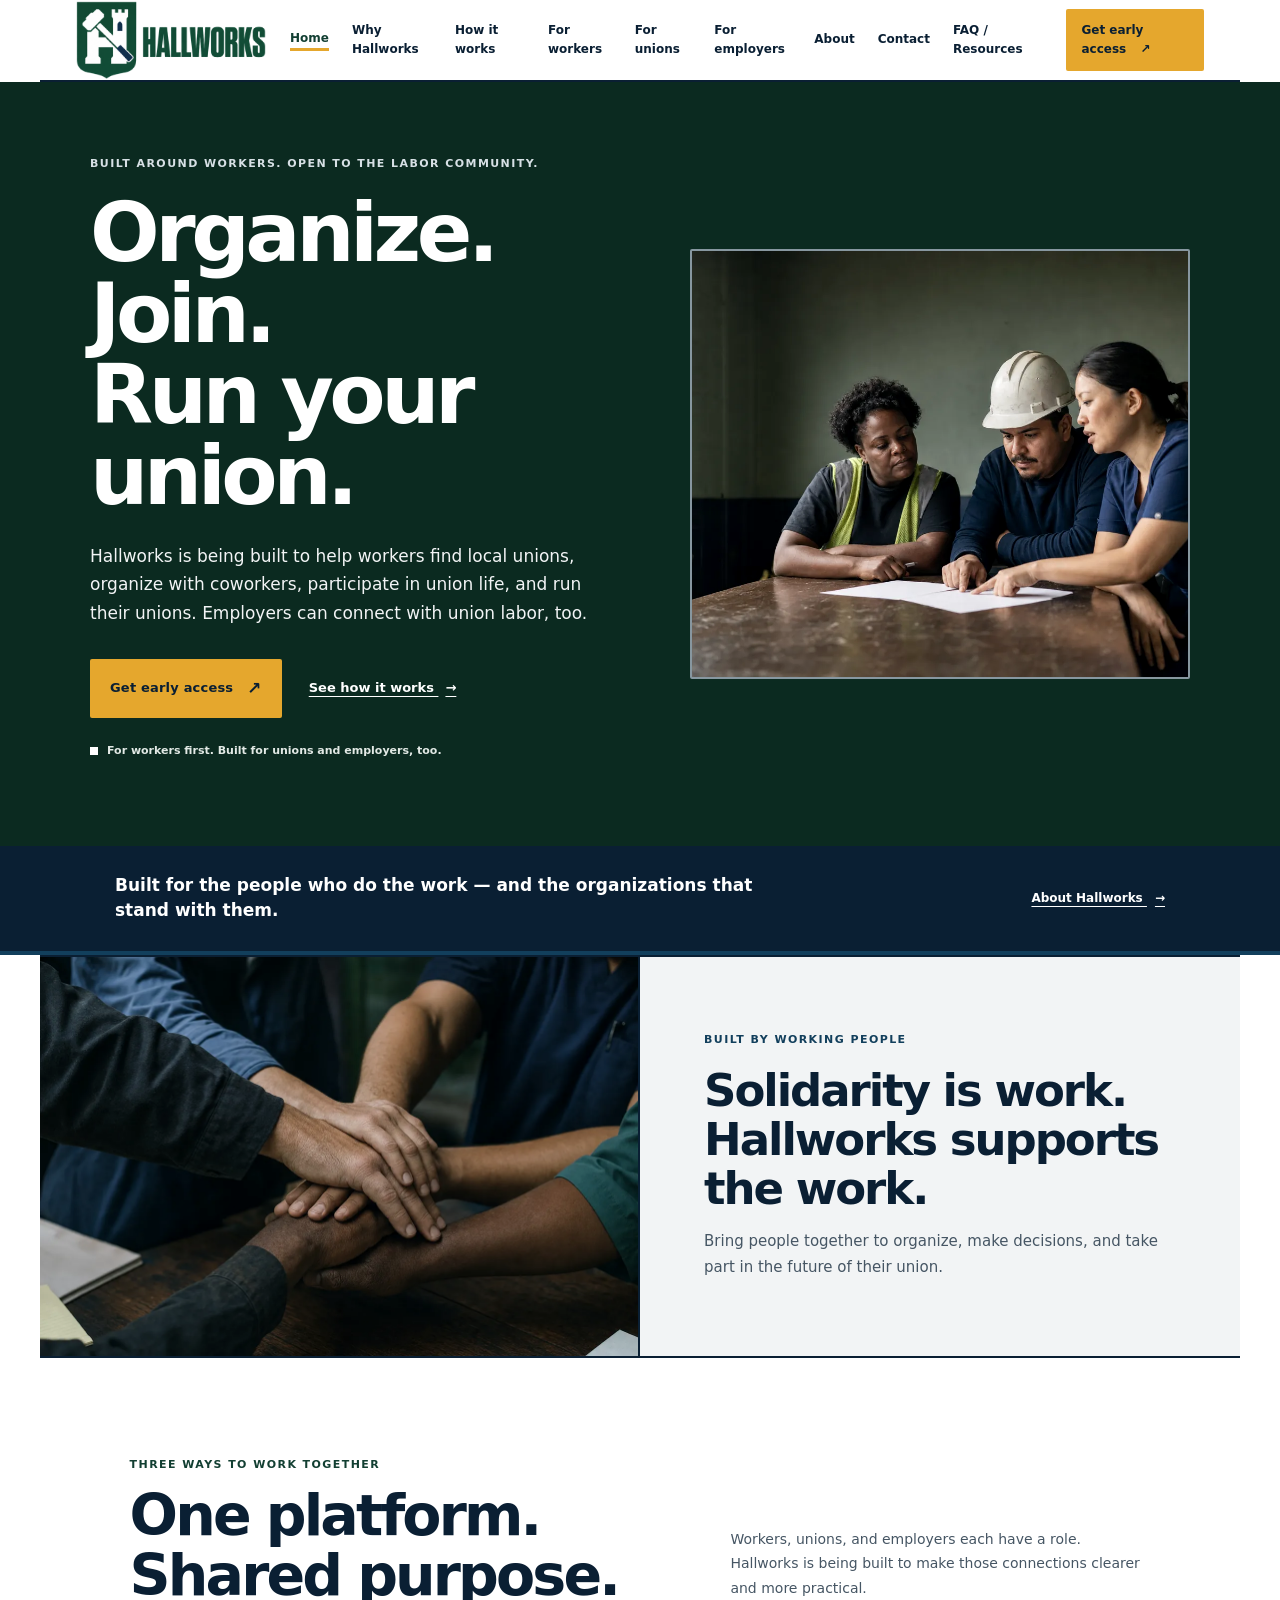
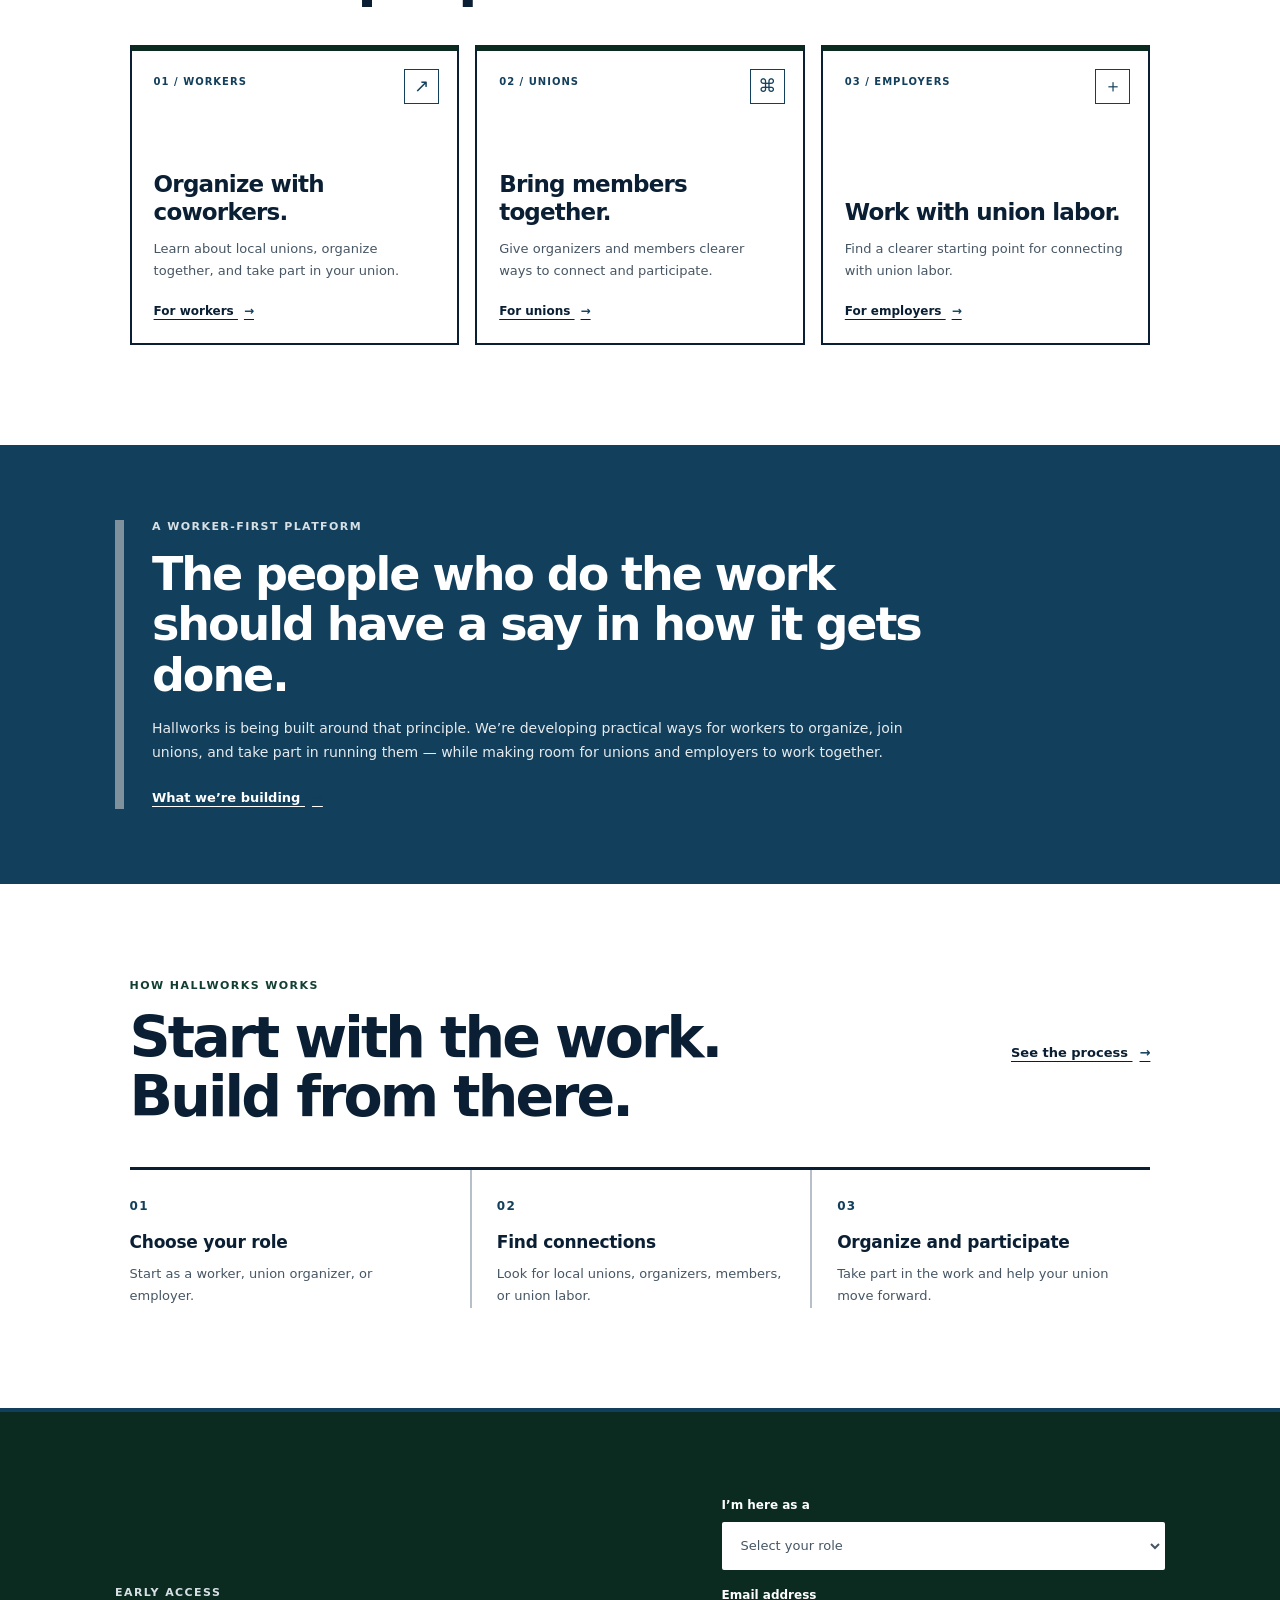
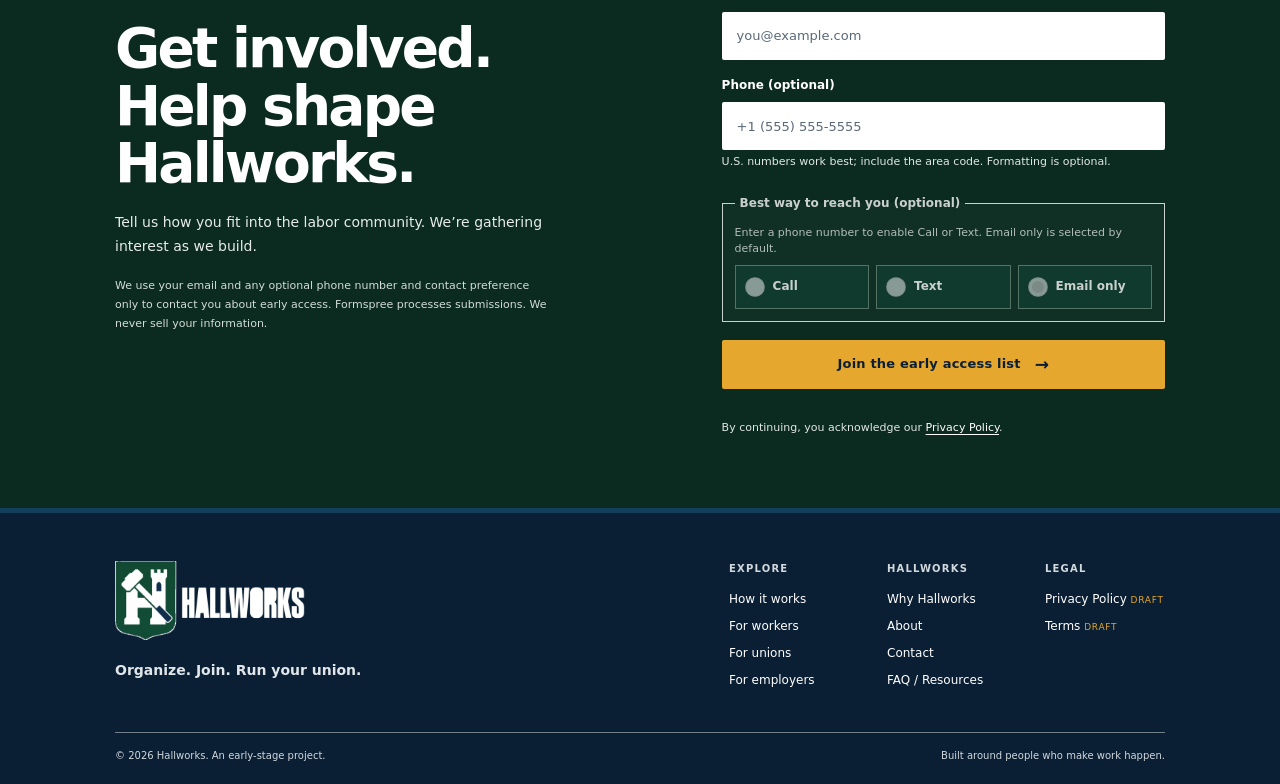
<file: index.html>
<!doctype html>
<html lang="en">
<head>
<meta charset="utf-8">
<meta name="viewport" content="width=device-width, initial-scale=1">
<meta name="theme-color" content="#0B2A20">
<meta name="description" content="Hallworks is being built to help workers organize, join local unions, participate in union life, and connect employers with union labor.">
<meta property="og:type" content="website">
<meta property="og:title" content="Hallworks — Organize. Join. Run your union.">
<meta property="og:description" content="Hallworks is being built to help workers organize, join local unions, participate in union life, and connect employers with union labor.">
<meta property="og:image" content="https://hallworks.app/og-image.png?v=7">
<meta property="og:image:type" content="image/png">
<meta property="og:image:width" content="1200">
<meta property="og:image:height" content="630">
<meta property="og:image:alt" content="Hallworks founder logo on a forest-green background">
<meta name="twitter:card" content="summary_large_image">
<meta name="twitter:image" content="https://hallworks.app/og-image.png?v=7">
<title>Hallworks — Organize. Join. Run your union.</title>
<link rel="icon" type="image/png" sizes="16x16" href="assets/favicon-16.png?v=7">
<link rel="icon" type="image/png" sizes="32x32" href="assets/favicon-32.png?v=7">
<link rel="icon" type="image/png" sizes="48x48" href="assets/favicon-48.png?v=7">
<link rel="icon" type="image/png" sizes="192x192" href="assets/favicon-192.png?v=7">
<link rel="icon" type="image/png" sizes="512x512" href="assets/favicon-512.png?v=7">
<link rel="icon" href="assets/favicon.ico?v=7" sizes="any">
<link rel="apple-touch-icon" sizes="180x180" href="assets/apple-touch-icon.png?v=7">
<link rel="manifest" href="manifest.webmanifest?v=7">
<link rel="stylesheet" href="styles.css?v=18">
<script src="script.js" defer></script>
</head>
<body>
<a class="skip-link" href="#main-content">Skip to content</a>
<header class="site-header"><a class="brand" href="index.html" aria-label="Hallworks home"><picture><source type="image/webp" srcset="assets/logo-full.webp?v=7"><img src="assets/logo-full.png?v=7" width="2048" height="851" alt="Hallworks"></picture></a><button class="menu-toggle" type="button" aria-label="Open navigation" aria-expanded="false" aria-controls="primary-navigation"><span></span><span></span></button><nav id="primary-navigation" class="primary-navigation" aria-label="Main navigation"><a href="index.html" aria-current="page">Home</a><a href="why.html">Why Hallworks</a><a href="how-it-works.html">How it works</a><a href="workers.html">For workers</a><a href="unions.html">For unions</a><a href="employers.html">For employers</a><a href="about.html">About</a><a href="contact.html">Contact</a><a href="resources.html">FAQ / Resources</a><a class="nav-cta" href="index.html#waitlist">Get early access <span aria-hidden="true">↗</span></a></nav></header>
<main id="main-content"><section class="hero home-hero"><div class="hero-copy"><p class="eyebrow">Built around workers. Open to the labor community.</p><h1>Organize.<br>Join.<br><span>Run your union.</span></h1><p class="hero-lede">Hallworks is being built to help workers find local unions, organize with coworkers, participate in union life, and run their unions. Employers can connect with union labor, too.</p><div class="hero-actions"><a class="button button-primary" href="#waitlist">Get early access <span aria-hidden="true">↗</span></a><a class="text-link" href="how-it-works.html">See how it works <span aria-hidden="true">→</span></a></div><p class="hero-note"><span class="note-dot"></span> For workers first. Built for unions and employers, too.</p></div><figure class="hero-photo"><img src="assets/images/home-hero.webp" width="1200" height="800" alt="Workers from different trades reviewing plans together at a table." fetchpriority="high" decoding="async"></figure></section>
<section class="intro-band"><p>Built for the people who do the work — and the organizations that stand with them.</p><a href="about.html">About Hallworks <span aria-hidden="true">→</span></a></section>
<section class="photo-story"><figure><img src="assets/images/solidarity-hands.webp" width="1200" height="800" alt="Workers’ hands joined together around a meeting table." loading="lazy" decoding="async"></figure><div class="photo-story-copy"><p class="eyebrow">Built by working people</p><h2>Solidarity is work.<br>Hallworks supports the work.</h2><p>Bring people together to organize, make decisions, and take part in the future of their union.</p></div></section>
<section class="section pathways"><div class="section-heading"><div><p class="eyebrow">Three ways to work together</p><h2>One platform.<br><span>Shared purpose.</span></h2></div><p>Workers, unions, and employers each have a role. Hallworks is being built to make those connections clearer and more practical.</p></div><div class="pathway-grid"><a class="pathway-card worker-card" href="workers.html"><span class="card-number">01 / WORKERS</span><span class="pathway-icon" aria-hidden="true">↗</span><h3>Organize with coworkers.</h3><p>Learn about local unions, organize together, and take part in your union.</p><span class="card-link">For workers <span aria-hidden="true">→</span></span></a><a class="pathway-card union-card" href="unions.html"><span class="card-number">02 / UNIONS</span><span class="pathway-icon" aria-hidden="true">⌘</span><h3>Bring members together.</h3><p>Give organizers and members clearer ways to connect and participate.</p><span class="card-link">For unions <span aria-hidden="true">→</span></span></a><a class="pathway-card employer-card" href="employers.html"><span class="card-number">03 / EMPLOYERS</span><span class="pathway-icon" aria-hidden="true">＋</span><h3>Work with union labor.</h3><p>Find a clearer starting point for connecting with union labor.</p><span class="card-link">For employers <span aria-hidden="true">→</span></span></a></div></section>
<section class="manifesto"><div class="manifesto-rule" aria-hidden="true"></div><div><p class="eyebrow">A worker-first platform</p><h2>The people who do the work should have a say in how it gets done.</h2><p>Hallworks is being built around that principle. We’re developing practical ways for workers to organize, join unions, and take part in running them — while making room for unions and employers to work together.</p><a class="text-link" href="about.html">What we’re building <span aria-hidden="true">→</span></a></div></section>
<section class="section steps-preview"><div class="section-heading"><div><p class="eyebrow">How Hallworks works</p><h2>Start with the work.<br><span>Build from there.</span></h2></div><a class="text-link" href="how-it-works.html">See the process <span aria-hidden="true">→</span></a></div><div class="steps-grid"><article><span>01</span><h3>Choose your role</h3><p>Start as a worker, union organizer, or employer.</p></article><article><span>02</span><h3>Find connections</h3><p>Look for local unions, organizers, members, or union labor.</p></article><article><span>03</span><h3>Organize and participate</h3><p>Take part in the work and help your union move forward.</p></article></div></section>
<section class="waitlist-section" id="waitlist"><div class="waitlist-copy"><p class="eyebrow">Early access</p><h2>Get involved.<br><span>Help shape Hallworks.</span></h2><p>Tell us how you fit into the labor community. We’re gathering interest as we build.</p><p class="fine-print">We use your email and any optional phone number and contact preference only to contact you about early access. Formspree processes submissions. We never sell your information.</p></div><form class="waitlist-form" action="https://formspree.io/f/xnpddrzk" method="POST"><input type="text" name="_gotcha" tabindex="-1" autocomplete="off" style="position:absolute;left:-9999px" aria-hidden="true"><input type="hidden" name="_subject" value="New Hallworks home early-access signup, contact preference email_only, phone not provided"><input type="hidden" class="contact-preference-default" name="contact_preference" value="email_only"><label for="home-role">I’m here as a</label><select id="home-role" name="role" required><option value="" disabled selected>Select your role</option><option>Worker</option><option>Union organizer</option><option>Employer</option></select><label for="home-email">Email address</label><input id="home-email" name="email" type="email" autocomplete="email" placeholder="you@example.com" required><label for="home-phone">Phone (optional)</label><input id="home-phone" name="phone" type="tel" autocomplete="tel" inputmode="tel" aria-describedby="home-phone-hint" placeholder="+1 (555) 555-5555"><p class="phone-hint" id="home-phone-hint">U.S. numbers work best; include the area code. Formatting is optional.</p><fieldset class="contact-preferences" id="home-contact-preference"><legend>Best way to reach you (optional)</legend><p class="contact-preference-hint">Enter a phone number to enable Call or Text. Email only is selected by default.</p><div class="contact-preference-options"><label class="contact-choice" for="home-preference-call"><input type="radio" id="home-preference-call" name="contact_preference" value="call" disabled>Call</label><label class="contact-choice" for="home-preference-text"><input type="radio" id="home-preference-text" name="contact_preference" value="text" disabled>Text</label><label class="contact-choice" for="home-preference-email"><input type="radio" id="home-preference-email" name="contact_preference" value="email_only" checked disabled>Email only</label></div></fieldset><p class="phone-consent" id="home-phone-consent" hidden aria-live="polite">We will only call or text you one-to-one about Hallworks early access. No mass or marketing texts. Reply STOP anytime to opt out.</p><div class="sms-consent" hidden><label class="sms-consent-choice" for="home-sms-consent"><input type="checkbox" id="home-sms-consent" name="sms_consent" value="yes" disabled aria-describedby="home-sms-consent-error">It is OK to text me about early access.</label><p class="sms-consent-error" id="home-sms-consent-error" role="alert" hidden>Please confirm text-message consent to choose Text.</p></div><button class="button button-light" type="submit">Join the early access list <span aria-hidden="true">→</span></button><p class="form-message" aria-live="polite"></p><p class="form-privacy">By continuing, you acknowledge our <a href="privacy.html">Privacy Policy</a>.</p></form></section></main>
<footer class="site-footer"><div class="footer-top"><div class="footer-brand"><a href="index.html" aria-label="Hallworks home"><picture><source type="image/webp" srcset="assets/logo-full-light.webp?v=7"><img src="assets/logo-full-light.png?v=7" width="2048" height="851" alt="Hallworks"></picture></a><p>Organize. Join. Run your union.</p></div><div class="footer-links"><div><span>Explore</span><a href="how-it-works.html">How it works</a><a href="workers.html">For workers</a><a href="unions.html">For unions</a><a href="employers.html">For employers</a></div><div><span>Hallworks</span><a href="why.html">Why Hallworks</a><a href="about.html">About</a><a href="contact.html">Contact</a><a href="resources.html">FAQ / Resources</a></div><div><span>Legal</span><a href="privacy.html">Privacy Policy <small>Draft</small></a><a href="terms.html">Terms <small>Draft</small></a></div></div></div><div class="footer-bottom"><span>© 2026 Hallworks. An early-stage project.</span><span>Built around people who make work happen.</span></div></footer>
</body>
</html>
</file>
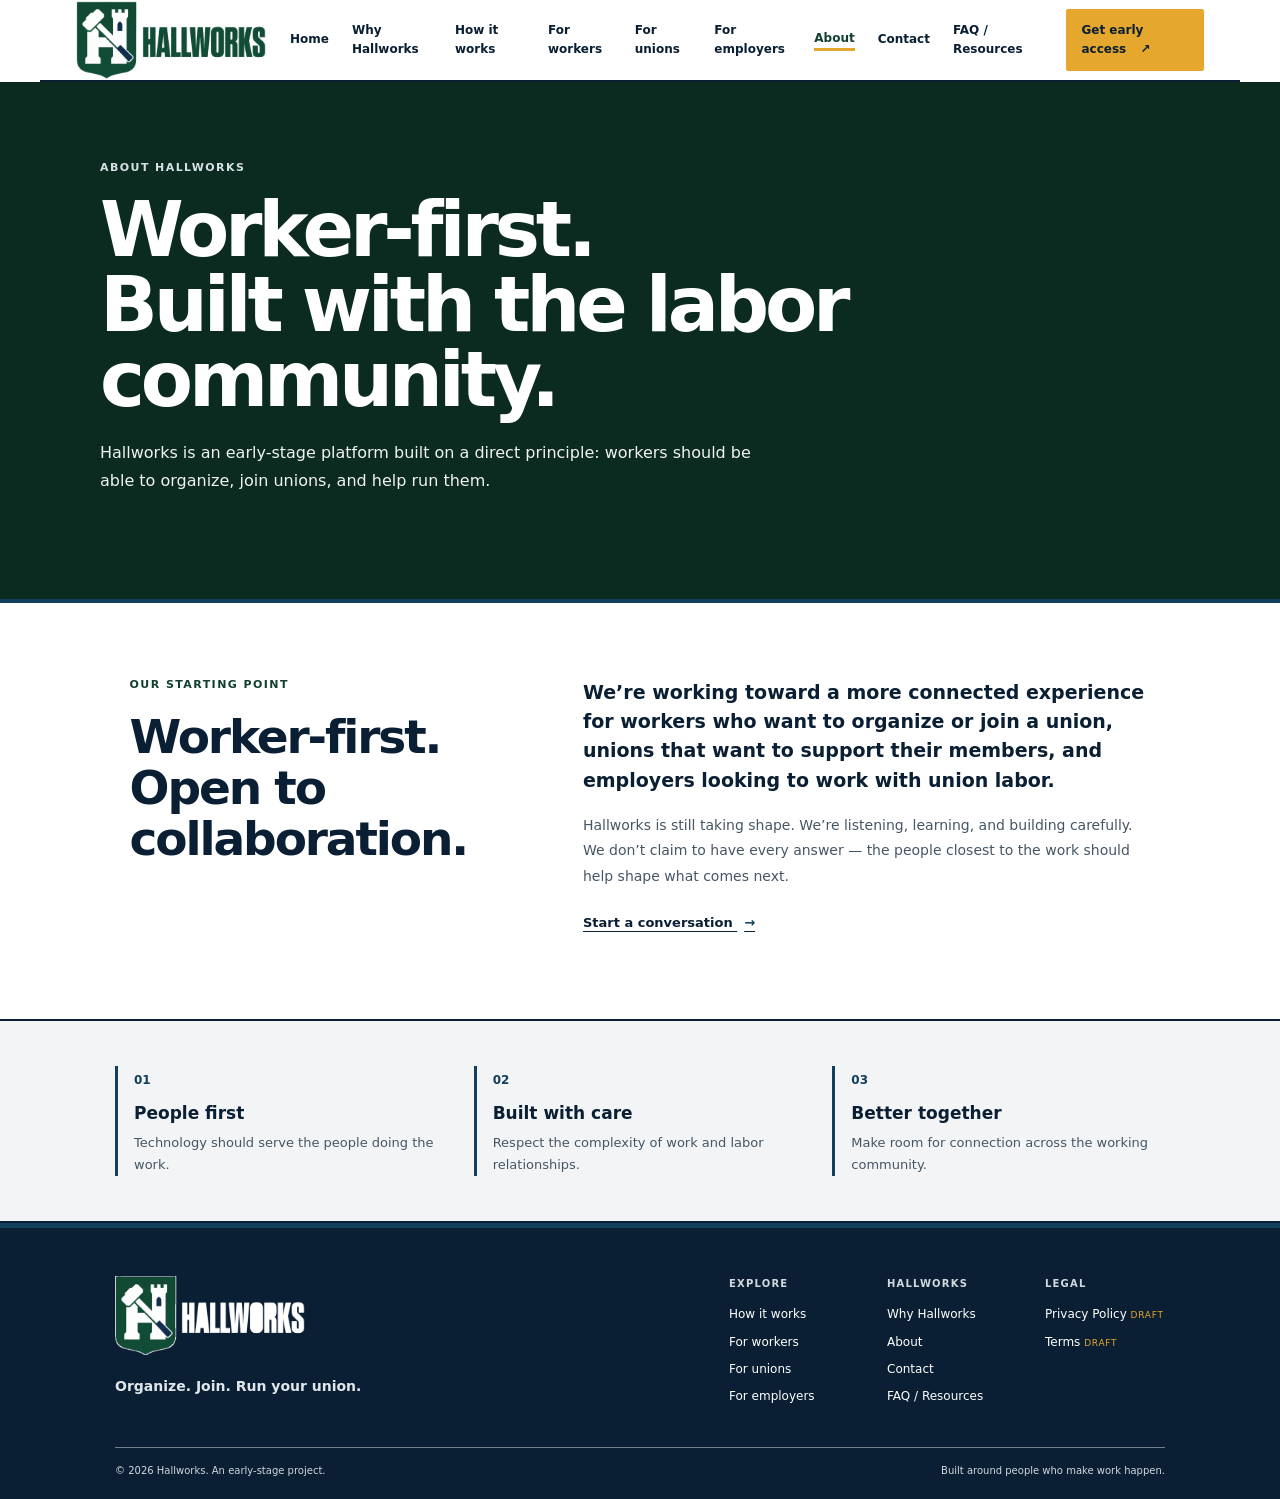
<file: about.html>
<!doctype html>
<html lang="en">
<head>
<meta charset="utf-8">
<meta name="viewport" content="width=device-width, initial-scale=1">
<meta name="theme-color" content="#0B2A20">
<meta name="description" content="Hallworks helps workers organize and participate in unions, and helps employers connect with union labor.">
<meta property="og:type" content="website">
<meta property="og:title" content="About Hallworks — Hallworks">
<meta property="og:description" content="Hallworks helps workers organize and participate in unions, and helps employers connect with union labor.">
<meta property="og:image" content="https://hallworks.app/og-image.png?v=7">
<meta property="og:image:type" content="image/png">
<meta property="og:image:width" content="1200">
<meta property="og:image:height" content="630">
<meta property="og:image:alt" content="Hallworks founder logo on a forest-green background">
<meta name="twitter:card" content="summary_large_image">
<meta name="twitter:image" content="https://hallworks.app/og-image.png?v=7">
<title>About Hallworks — Hallworks</title>
<link rel="icon" type="image/png" sizes="16x16" href="assets/favicon-16.png?v=7">
<link rel="icon" type="image/png" sizes="32x32" href="assets/favicon-32.png?v=7">
<link rel="icon" type="image/png" sizes="48x48" href="assets/favicon-48.png?v=7">
<link rel="icon" type="image/png" sizes="192x192" href="assets/favicon-192.png?v=7">
<link rel="icon" type="image/png" sizes="512x512" href="assets/favicon-512.png?v=7">
<link rel="icon" href="assets/favicon.ico?v=7" sizes="any">
<link rel="apple-touch-icon" sizes="180x180" href="assets/apple-touch-icon.png?v=7">
<link rel="manifest" href="manifest.webmanifest?v=7">
<link rel="stylesheet" href="styles.css?v=18">
<script src="script.js" defer></script>
</head>
<body>
<a class="skip-link" href="#main-content">Skip to content</a>
<header class="site-header"><a class="brand" href="index.html" aria-label="Hallworks home"><picture><source type="image/webp" srcset="assets/logo-full.webp?v=7"><img src="assets/logo-full.png?v=7" width="2048" height="851" alt="Hallworks"></picture></a><button class="menu-toggle" type="button" aria-label="Open navigation" aria-expanded="false" aria-controls="primary-navigation"><span></span><span></span></button><nav id="primary-navigation" class="primary-navigation" aria-label="Main navigation"><a href="index.html">Home</a><a href="why.html">Why Hallworks</a><a href="how-it-works.html">How it works</a><a href="workers.html">For workers</a><a href="unions.html">For unions</a><a href="employers.html">For employers</a><a href="about.html" aria-current="page">About</a><a href="contact.html">Contact</a><a href="resources.html">FAQ / Resources</a><a class="nav-cta" href="index.html#waitlist">Get early access <span aria-hidden="true">↗</span></a></nav></header>
<main id="main-content"><section class="page-hero"><p class="eyebrow">About Hallworks</p><h1>Worker-first.<br><span>Built with the labor community.</span></h1><p>Hallworks is an early-stage platform built on a direct principle: workers should be able to organize, join unions, and help run them.</p></section><section class="section about-section"><div class="about-statement"><p class="eyebrow">Our starting point</p><h2>Worker-first.<br>Open to collaboration.</h2></div><div class="about-copy"><p class="large-copy">We’re working toward a more connected experience for workers who want to organize or join a union, unions that want to support their members, and employers looking to work with union labor.</p><p>Hallworks is still taking shape. We’re listening, learning, and building carefully. We don’t claim to have every answer — the people closest to the work should help shape what comes next.</p><a href="contact.html" class="text-link">Start a conversation <span aria-hidden="true">→</span></a></div></section><section class="values-band"><article><span>01</span><h3>People first</h3><p>Technology should serve the people doing the work.</p></article><article><span>02</span><h3>Built with care</h3><p>Respect the complexity of work and labor relationships.</p></article><article><span>03</span><h3>Better together</h3><p>Make room for connection across the working community.</p></article></section></main>
<footer class="site-footer"><div class="footer-top"><div class="footer-brand"><a href="index.html" aria-label="Hallworks home"><picture><source type="image/webp" srcset="assets/logo-full-light.webp?v=7"><img src="assets/logo-full-light.png?v=7" width="2048" height="851" alt="Hallworks"></picture></a><p>Organize. Join. Run your union.</p></div><div class="footer-links"><div><span>Explore</span><a href="how-it-works.html">How it works</a><a href="workers.html">For workers</a><a href="unions.html">For unions</a><a href="employers.html">For employers</a></div><div><span>Hallworks</span><a href="why.html">Why Hallworks</a><a href="about.html">About</a><a href="contact.html">Contact</a><a href="resources.html">FAQ / Resources</a></div><div><span>Legal</span><a href="privacy.html">Privacy Policy <small>Draft</small></a><a href="terms.html">Terms <small>Draft</small></a></div></div></div><div class="footer-bottom"><span>© 2026 Hallworks. An early-stage project.</span><span>Built around people who make work happen.</span></div></footer>
</body>
</html>
</file>
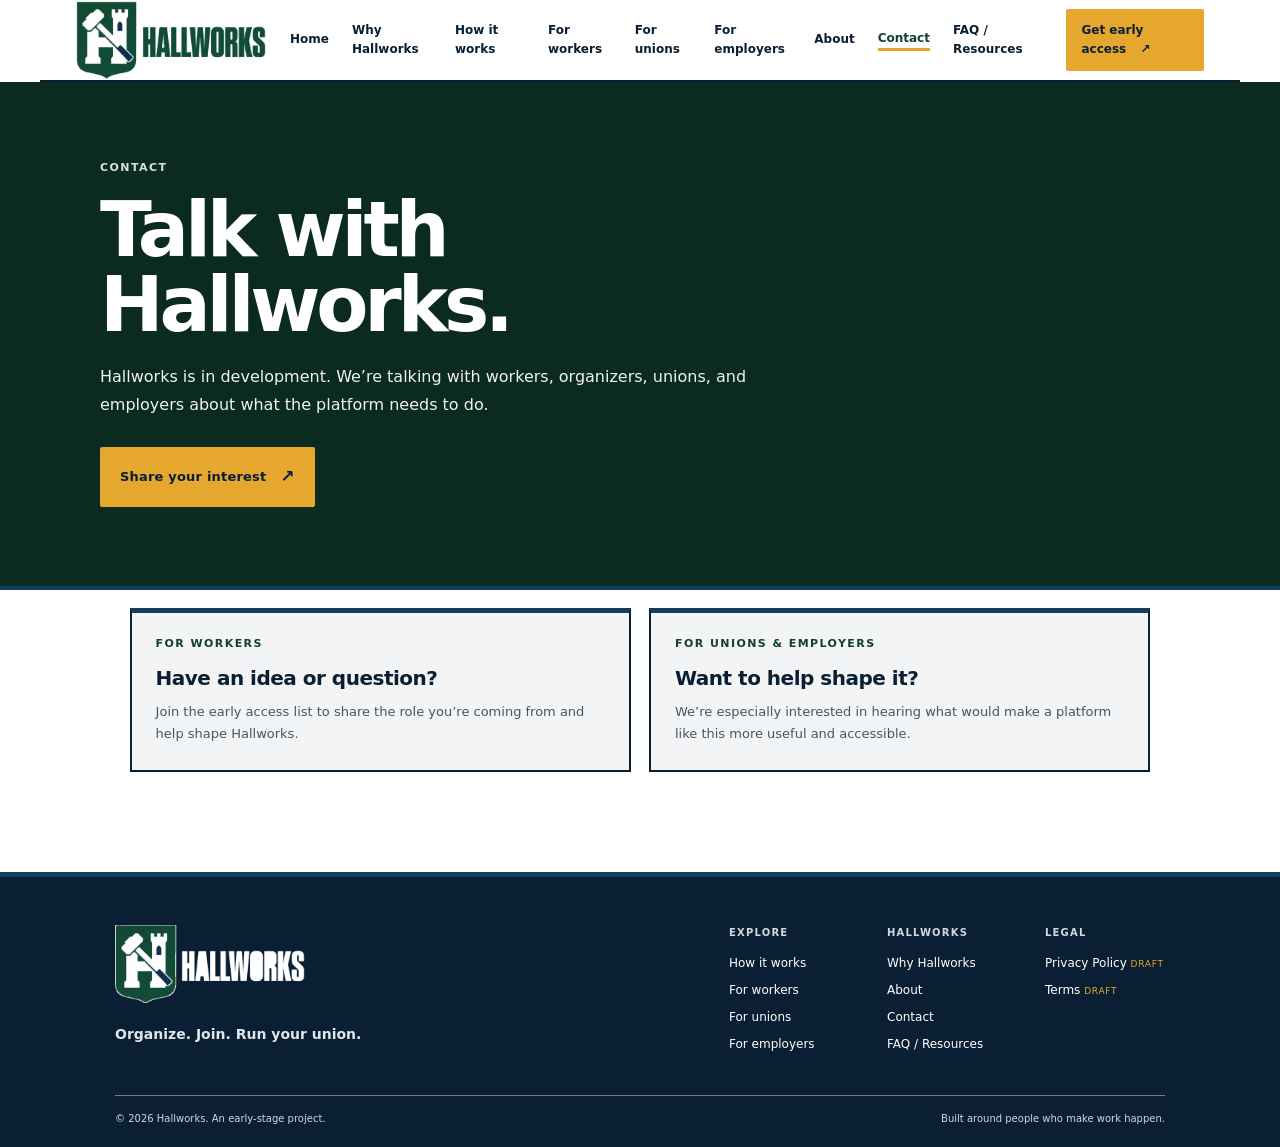
<file: contact.html>
<!doctype html>
<html lang="en">
<head>
<meta charset="utf-8">
<meta name="viewport" content="width=device-width, initial-scale=1">
<meta name="theme-color" content="#0B2A20">
<meta name="description" content="Connect with Hallworks to share your perspective as a worker, union organizer, or employer.">
<meta property="og:type" content="website">
<meta property="og:title" content="Contact Hallworks — Hallworks">
<meta property="og:description" content="Connect with Hallworks to share your perspective as a worker, union organizer, or employer.">
<meta property="og:image" content="https://hallworks.app/og-image.png?v=7">
<meta property="og:image:type" content="image/png">
<meta property="og:image:width" content="1200">
<meta property="og:image:height" content="630">
<meta property="og:image:alt" content="Hallworks founder logo on a forest-green background">
<meta name="twitter:card" content="summary_large_image">
<meta name="twitter:image" content="https://hallworks.app/og-image.png?v=7">
<title>Contact Hallworks — Hallworks</title>
<link rel="icon" type="image/png" sizes="16x16" href="assets/favicon-16.png?v=7">
<link rel="icon" type="image/png" sizes="32x32" href="assets/favicon-32.png?v=7">
<link rel="icon" type="image/png" sizes="48x48" href="assets/favicon-48.png?v=7">
<link rel="icon" type="image/png" sizes="192x192" href="assets/favicon-192.png?v=7">
<link rel="icon" type="image/png" sizes="512x512" href="assets/favicon-512.png?v=7">
<link rel="icon" href="assets/favicon.ico?v=7" sizes="any">
<link rel="apple-touch-icon" sizes="180x180" href="assets/apple-touch-icon.png?v=7">
<link rel="manifest" href="manifest.webmanifest?v=7">
<link rel="stylesheet" href="styles.css?v=18">
<script src="script.js" defer></script>
</head>
<body>
<a class="skip-link" href="#main-content">Skip to content</a>
<header class="site-header"><a class="brand" href="index.html" aria-label="Hallworks home"><picture><source type="image/webp" srcset="assets/logo-full.webp?v=7"><img src="assets/logo-full.png?v=7" width="2048" height="851" alt="Hallworks"></picture></a><button class="menu-toggle" type="button" aria-label="Open navigation" aria-expanded="false" aria-controls="primary-navigation"><span></span><span></span></button><nav id="primary-navigation" class="primary-navigation" aria-label="Main navigation"><a href="index.html">Home</a><a href="why.html">Why Hallworks</a><a href="how-it-works.html">How it works</a><a href="workers.html">For workers</a><a href="unions.html">For unions</a><a href="employers.html">For employers</a><a href="about.html">About</a><a href="contact.html" aria-current="page">Contact</a><a href="resources.html">FAQ / Resources</a><a class="nav-cta" href="index.html#waitlist">Get early access <span aria-hidden="true">↗</span></a></nav></header>
<main id="main-content"><section class="page-hero"><p class="eyebrow">Contact</p><h1>Talk with<br><span>Hallworks.</span></h1><p>Hallworks is in development. We’re talking with workers, organizers, unions, and employers about what the platform needs to do.</p><a class="button button-primary" href="index.html#waitlist">Share your interest <span aria-hidden="true">↗</span></a></section><section class="section contact-details"><div><p class="eyebrow">For workers</p><h2>Have an idea or question?</h2><p>Join the early access list to share the role you’re coming from and help shape Hallworks.</p></div><div><p class="eyebrow">For unions & employers</p><h2>Want to help shape it?</h2><p>We’re especially interested in hearing what would make a platform like this more useful and accessible.</p></div></section></main>
<footer class="site-footer"><div class="footer-top"><div class="footer-brand"><a href="index.html" aria-label="Hallworks home"><picture><source type="image/webp" srcset="assets/logo-full-light.webp?v=7"><img src="assets/logo-full-light.png?v=7" width="2048" height="851" alt="Hallworks"></picture></a><p>Organize. Join. Run your union.</p></div><div class="footer-links"><div><span>Explore</span><a href="how-it-works.html">How it works</a><a href="workers.html">For workers</a><a href="unions.html">For unions</a><a href="employers.html">For employers</a></div><div><span>Hallworks</span><a href="why.html">Why Hallworks</a><a href="about.html">About</a><a href="contact.html">Contact</a><a href="resources.html">FAQ / Resources</a></div><div><span>Legal</span><a href="privacy.html">Privacy Policy <small>Draft</small></a><a href="terms.html">Terms <small>Draft</small></a></div></div></div><div class="footer-bottom"><span>© 2026 Hallworks. An early-stage project.</span><span>Built around people who make work happen.</span></div></footer>
</body>
</html>
</file>
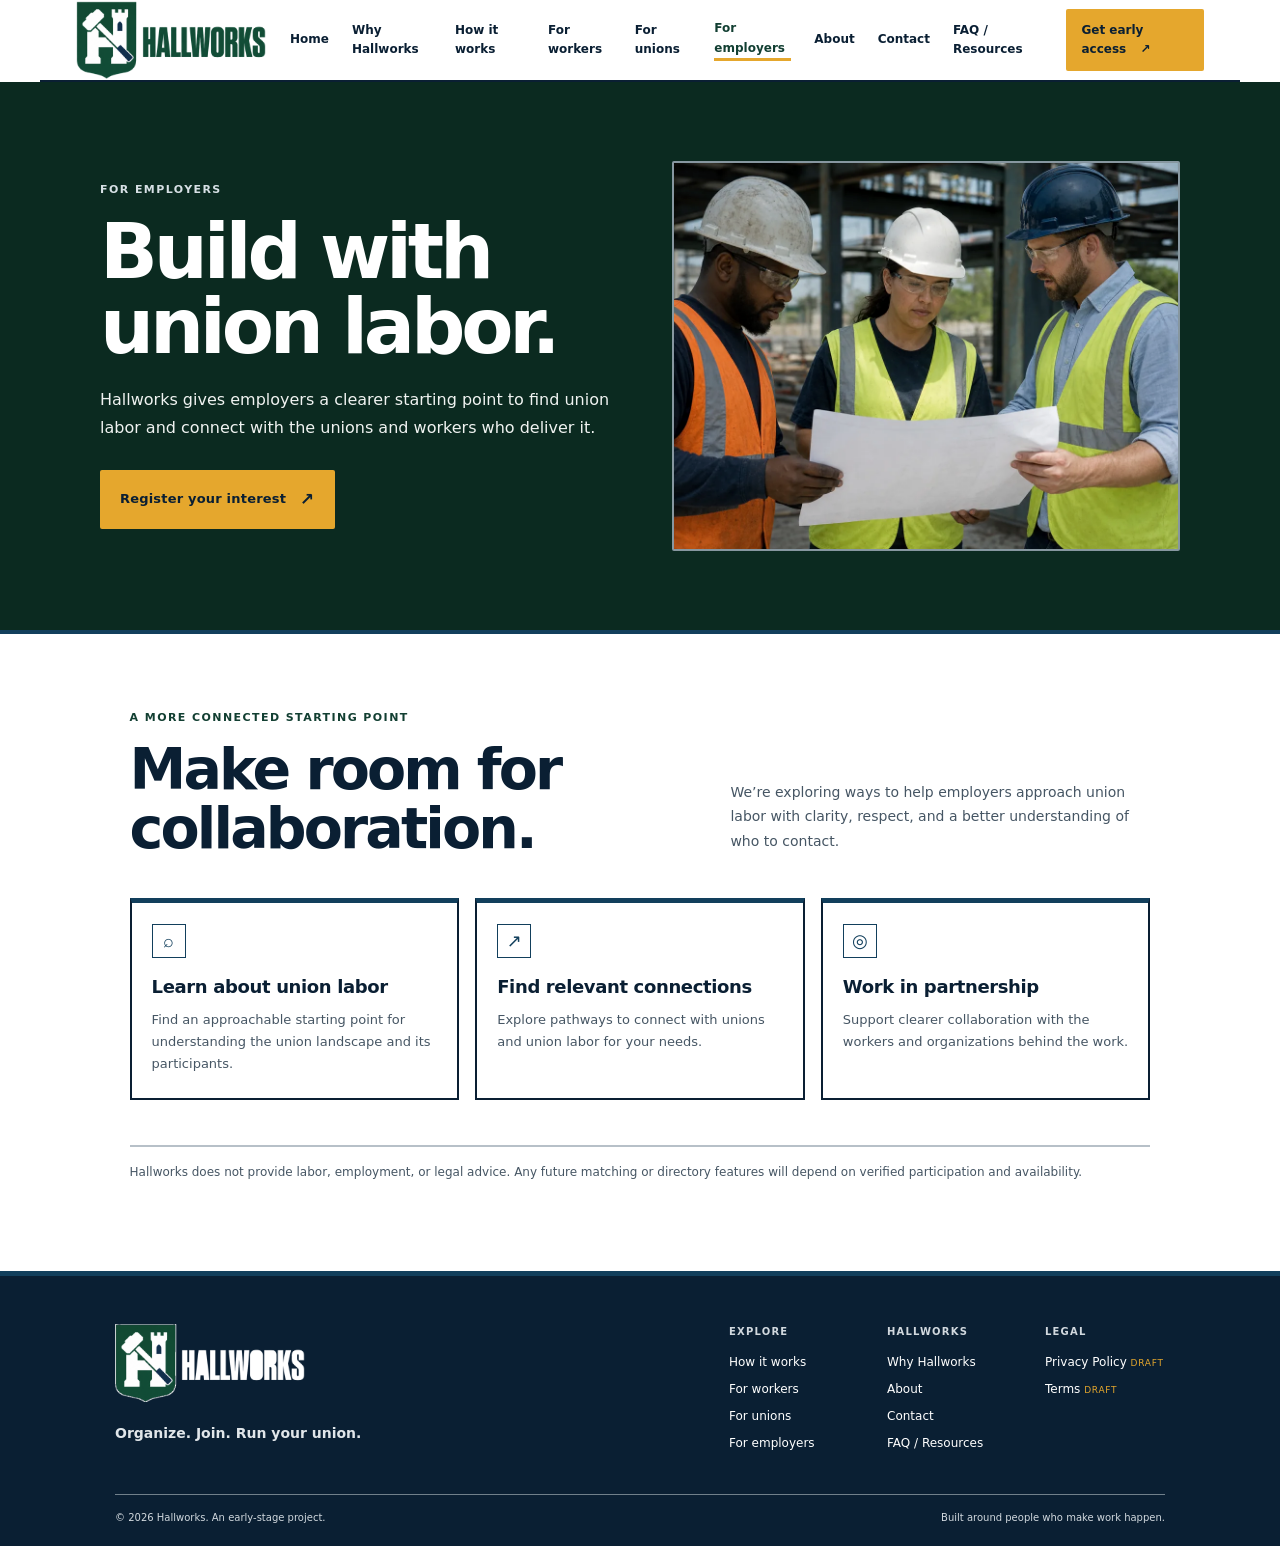
<file: employers.html>
<!doctype html>
<html lang="en">
<head>
<meta charset="utf-8">
<meta name="viewport" content="width=device-width, initial-scale=1">
<meta name="theme-color" content="#0B2A20">
<meta name="description" content="Hallworks gives employers a clearer way to find and work with union labor.">
<meta property="og:type" content="website">
<meta property="og:title" content="For employers — Hallworks">
<meta property="og:description" content="Hallworks gives employers a clearer way to find and work with union labor.">
<meta property="og:image" content="https://hallworks.app/og-image.png?v=7">
<meta property="og:image:type" content="image/png">
<meta property="og:image:width" content="1200">
<meta property="og:image:height" content="630">
<meta property="og:image:alt" content="Hallworks founder logo on a forest-green background">
<meta name="twitter:card" content="summary_large_image">
<meta name="twitter:image" content="https://hallworks.app/og-image.png?v=7">
<title>For employers — Hallworks</title>
<link rel="icon" type="image/png" sizes="16x16" href="assets/favicon-16.png?v=7">
<link rel="icon" type="image/png" sizes="32x32" href="assets/favicon-32.png?v=7">
<link rel="icon" type="image/png" sizes="48x48" href="assets/favicon-48.png?v=7">
<link rel="icon" type="image/png" sizes="192x192" href="assets/favicon-192.png?v=7">
<link rel="icon" type="image/png" sizes="512x512" href="assets/favicon-512.png?v=7">
<link rel="icon" href="assets/favicon.ico?v=7" sizes="any">
<link rel="apple-touch-icon" sizes="180x180" href="assets/apple-touch-icon.png?v=7">
<link rel="manifest" href="manifest.webmanifest?v=7">
<link rel="stylesheet" href="styles.css?v=18">
<script src="script.js" defer></script>
</head>
<body>
<a class="skip-link" href="#main-content">Skip to content</a>
<header class="site-header"><a class="brand" href="index.html" aria-label="Hallworks home"><picture><source type="image/webp" srcset="assets/logo-full.webp?v=7"><img src="assets/logo-full.png?v=7" width="2048" height="851" alt="Hallworks"></picture></a><button class="menu-toggle" type="button" aria-label="Open navigation" aria-expanded="false" aria-controls="primary-navigation"><span></span><span></span></button><nav id="primary-navigation" class="primary-navigation" aria-label="Main navigation"><a href="index.html">Home</a><a href="why.html">Why Hallworks</a><a href="how-it-works.html">How it works</a><a href="workers.html">For workers</a><a href="unions.html">For unions</a><a href="employers.html" aria-current="page">For employers</a><a href="about.html">About</a><a href="contact.html">Contact</a><a href="resources.html">FAQ / Resources</a><a class="nav-cta" href="index.html#waitlist">Get early access <span aria-hidden="true">↗</span></a></nav></header>
<main id="main-content"><section class="page-hero"><div class="page-hero-grid"><div class="page-hero-copy"><p class="eyebrow">For employers</p><h1>Build with<br><span>union labor.</span></h1><p>Hallworks gives employers a clearer starting point to find union labor and connect with the unions and workers who deliver it.</p><a class="button button-primary" href="index.html#waitlist">Register your interest <span aria-hidden="true">↗</span></a></div><figure class="page-hero-photo"><img src="assets/images/employer-partnership.webp" width="1200" height="800" alt="Construction workers and a project manager reviewing plans together at a job site." loading="lazy" decoding="async"></figure></div></section><section class="section feature-section"><div class="section-heading"><div><p class="eyebrow">A more connected starting point</p><h2>Make room for<br><em>collaboration.</em></h2></div><p>We’re exploring ways to help employers approach union labor with clarity, respect, and a better understanding of who to contact.</p></div><div class="feature-grid"><article><span class="feature-icon">⌕</span><h3>Learn about union labor</h3><p>Find an approachable starting point for understanding the union landscape and its participants.</p></article><article><span class="feature-icon">↗</span><h3>Find relevant connections</h3><p>Explore pathways to connect with unions and union labor for your needs.</p></article><article><span class="feature-icon">◎</span><h3>Work in partnership</h3><p>Support clearer collaboration with the workers and organizations behind the work.</p></article></div><p class="disclaimer">Hallworks does not provide labor, employment, or legal advice. Any future matching or directory features will depend on verified participation and availability.</p></section></main>
<footer class="site-footer"><div class="footer-top"><div class="footer-brand"><a href="index.html" aria-label="Hallworks home"><picture><source type="image/webp" srcset="assets/logo-full-light.webp?v=7"><img src="assets/logo-full-light.png?v=7" width="2048" height="851" alt="Hallworks"></picture></a><p>Organize. Join. Run your union.</p></div><div class="footer-links"><div><span>Explore</span><a href="how-it-works.html">How it works</a><a href="workers.html">For workers</a><a href="unions.html">For unions</a><a href="employers.html">For employers</a></div><div><span>Hallworks</span><a href="why.html">Why Hallworks</a><a href="about.html">About</a><a href="contact.html">Contact</a><a href="resources.html">FAQ / Resources</a></div><div><span>Legal</span><a href="privacy.html">Privacy Policy <small>Draft</small></a><a href="terms.html">Terms <small>Draft</small></a></div></div></div><div class="footer-bottom"><span>© 2026 Hallworks. An early-stage project.</span><span>Built around people who make work happen.</span></div></footer>
</body>
</html>
</file>
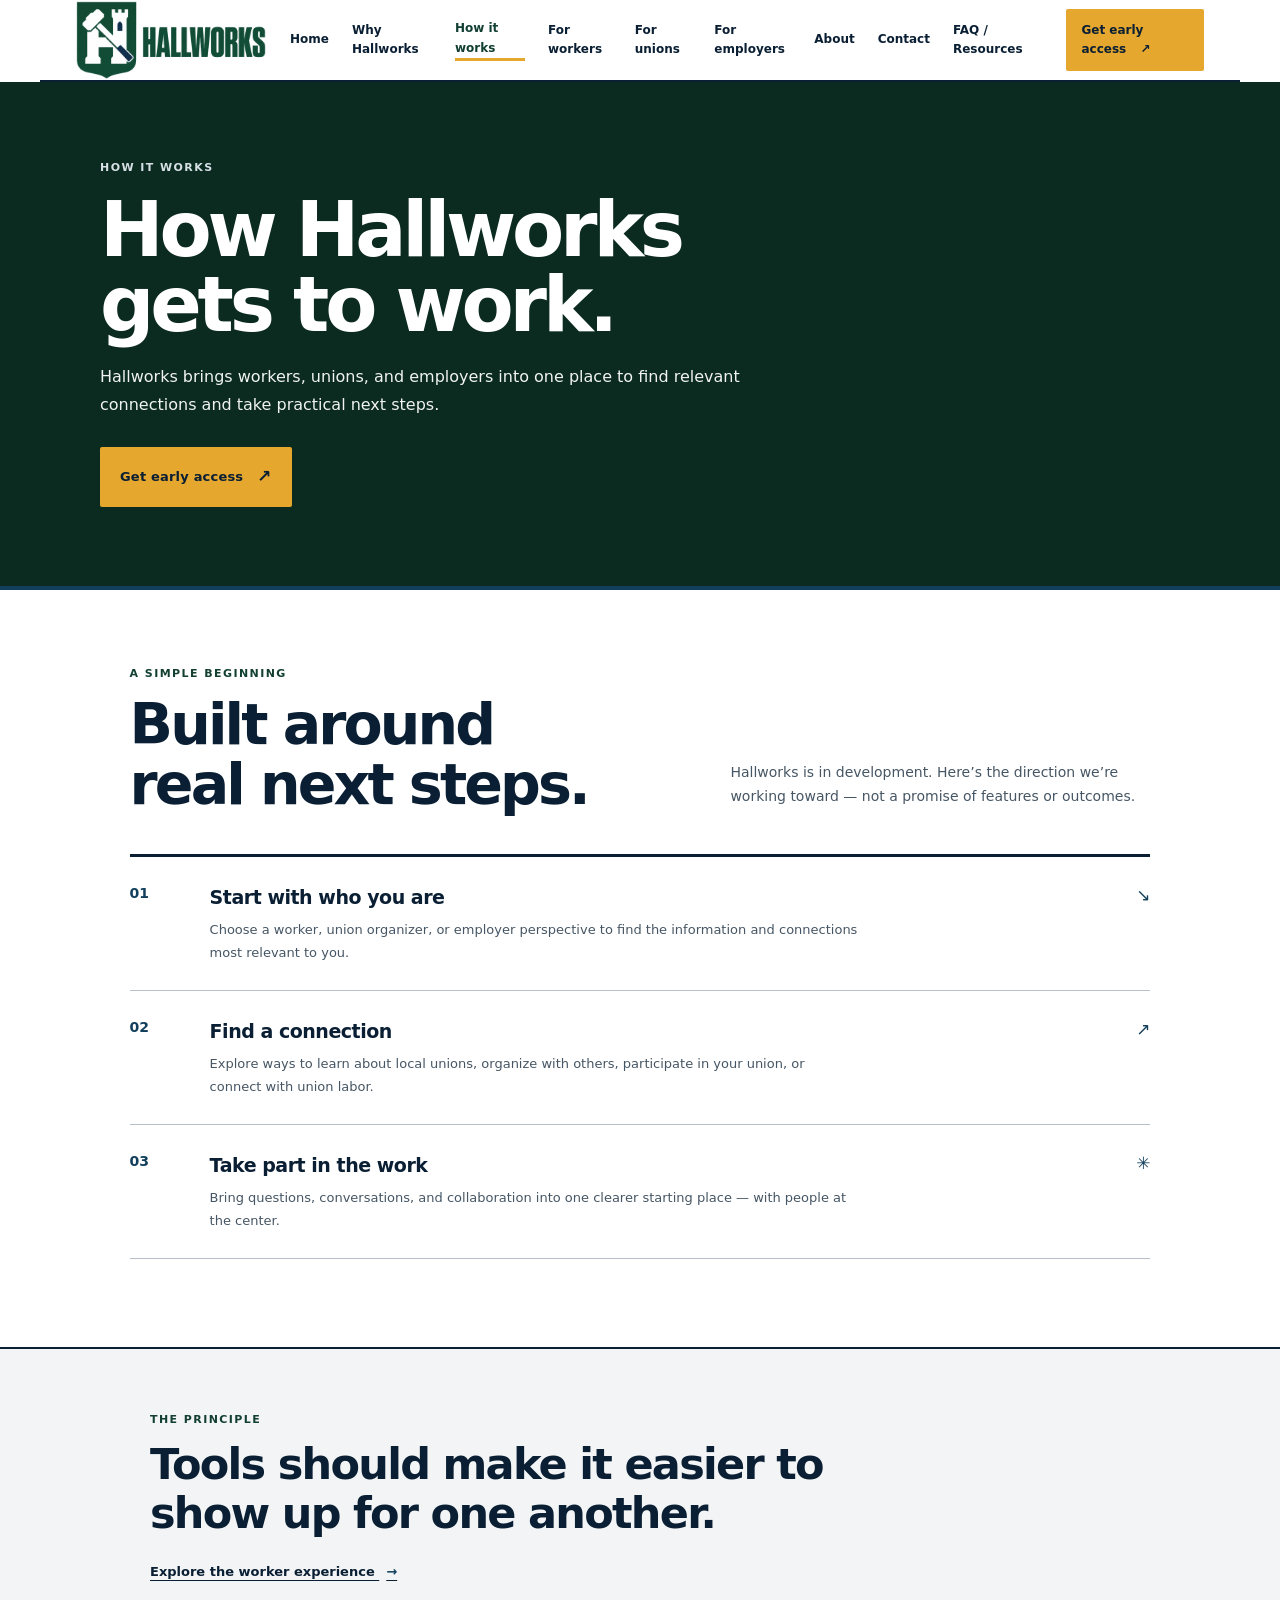
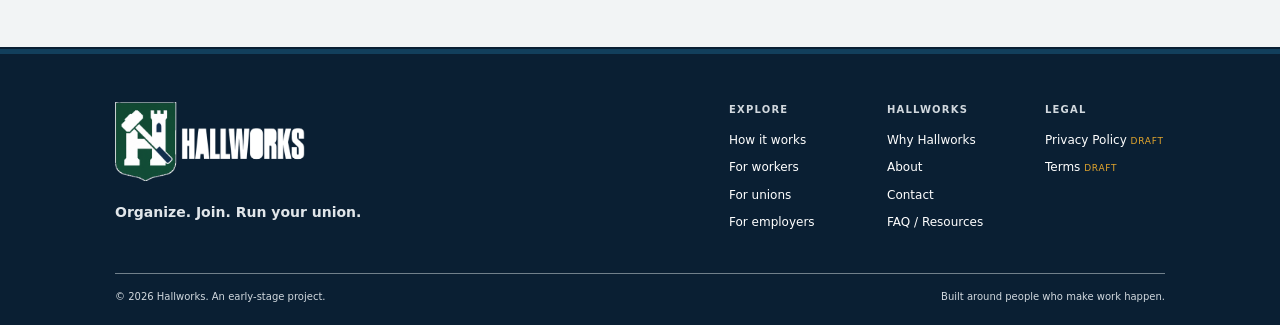
<file: how-it-works.html>
<!doctype html>
<html lang="en">
<head>
<meta charset="utf-8">
<meta name="viewport" content="width=device-width, initial-scale=1">
<meta name="theme-color" content="#0B2A20">
<meta name="description" content="See how Hallworks is being built to help workers organize, unions support members, and employers connect with union labor.">
<meta property="og:type" content="website">
<meta property="og:title" content="How Hallworks works — Hallworks">
<meta property="og:description" content="See how Hallworks is being built to help workers organize, unions support members, and employers connect with union labor.">
<meta property="og:image" content="https://hallworks.app/og-image.png?v=7">
<meta property="og:image:type" content="image/png">
<meta property="og:image:width" content="1200">
<meta property="og:image:height" content="630">
<meta property="og:image:alt" content="Hallworks founder logo on a forest-green background">
<meta name="twitter:card" content="summary_large_image">
<meta name="twitter:image" content="https://hallworks.app/og-image.png?v=7">
<title>How Hallworks works — Hallworks</title>
<link rel="icon" type="image/png" sizes="16x16" href="assets/favicon-16.png?v=7">
<link rel="icon" type="image/png" sizes="32x32" href="assets/favicon-32.png?v=7">
<link rel="icon" type="image/png" sizes="48x48" href="assets/favicon-48.png?v=7">
<link rel="icon" type="image/png" sizes="192x192" href="assets/favicon-192.png?v=7">
<link rel="icon" type="image/png" sizes="512x512" href="assets/favicon-512.png?v=7">
<link rel="icon" href="assets/favicon.ico?v=7" sizes="any">
<link rel="apple-touch-icon" sizes="180x180" href="assets/apple-touch-icon.png?v=7">
<link rel="manifest" href="manifest.webmanifest?v=7">
<link rel="stylesheet" href="styles.css?v=18">
<script src="script.js" defer></script>
</head>
<body>
<a class="skip-link" href="#main-content">Skip to content</a>
<header class="site-header"><a class="brand" href="index.html" aria-label="Hallworks home"><picture><source type="image/webp" srcset="assets/logo-full.webp?v=7"><img src="assets/logo-full.png?v=7" width="2048" height="851" alt="Hallworks"></picture></a><button class="menu-toggle" type="button" aria-label="Open navigation" aria-expanded="false" aria-controls="primary-navigation"><span></span><span></span></button><nav id="primary-navigation" class="primary-navigation" aria-label="Main navigation"><a href="index.html">Home</a><a href="why.html">Why Hallworks</a><a href="how-it-works.html" aria-current="page">How it works</a><a href="workers.html">For workers</a><a href="unions.html">For unions</a><a href="employers.html">For employers</a><a href="about.html">About</a><a href="contact.html">Contact</a><a href="resources.html">FAQ / Resources</a><a class="nav-cta" href="index.html#waitlist">Get early access <span aria-hidden="true">↗</span></a></nav></header>
<main id="main-content"><section class="page-hero"><p class="eyebrow">How it works</p><h1>How Hallworks<br><span>gets to work.</span></h1><p>Hallworks brings workers, unions, and employers into one place to find relevant connections and take practical next steps.</p><a class="button button-primary" href="index.html#waitlist">Get early access <span aria-hidden="true">↗</span></a></section><section class="section process-section"><div class="section-heading"><div><p class="eyebrow">A simple beginning</p><h2>Built around<br><em>real next steps.</em></h2></div><p>Hallworks is in development. Here’s the direction we’re working toward — not a promise of features or outcomes.</p></div><div class="process-list"><article><span class="process-num">01</span><div><h3>Start with who you are</h3><p>Choose a worker, union organizer, or employer perspective to find the information and connections most relevant to you.</p></div><span class="process-symbol">↘</span></article><article><span class="process-num">02</span><div><h3>Find a connection</h3><p>Explore ways to learn about local unions, organize with others, participate in your union, or connect with union labor.</p></div><span class="process-symbol">↗</span></article><article><span class="process-num">03</span><div><h3>Take part in the work</h3><p>Bring questions, conversations, and collaboration into one clearer starting place — with people at the center.</p></div><span class="process-symbol">✳</span></article></div></section><section class="quote-panel"><p class="eyebrow">The principle</p><h2>Tools should make it easier to show up for one another.</h2><a href="workers.html" class="text-link">Explore the worker experience <span aria-hidden="true">→</span></a></section></main>
<footer class="site-footer"><div class="footer-top"><div class="footer-brand"><a href="index.html" aria-label="Hallworks home"><picture><source type="image/webp" srcset="assets/logo-full-light.webp?v=7"><img src="assets/logo-full-light.png?v=7" width="2048" height="851" alt="Hallworks"></picture></a><p>Organize. Join. Run your union.</p></div><div class="footer-links"><div><span>Explore</span><a href="how-it-works.html">How it works</a><a href="workers.html">For workers</a><a href="unions.html">For unions</a><a href="employers.html">For employers</a></div><div><span>Hallworks</span><a href="why.html">Why Hallworks</a><a href="about.html">About</a><a href="contact.html">Contact</a><a href="resources.html">FAQ / Resources</a></div><div><span>Legal</span><a href="privacy.html">Privacy Policy <small>Draft</small></a><a href="terms.html">Terms <small>Draft</small></a></div></div></div><div class="footer-bottom"><span>© 2026 Hallworks. An early-stage project.</span><span>Built around people who make work happen.</span></div></footer>
</body>
</html>
</file>
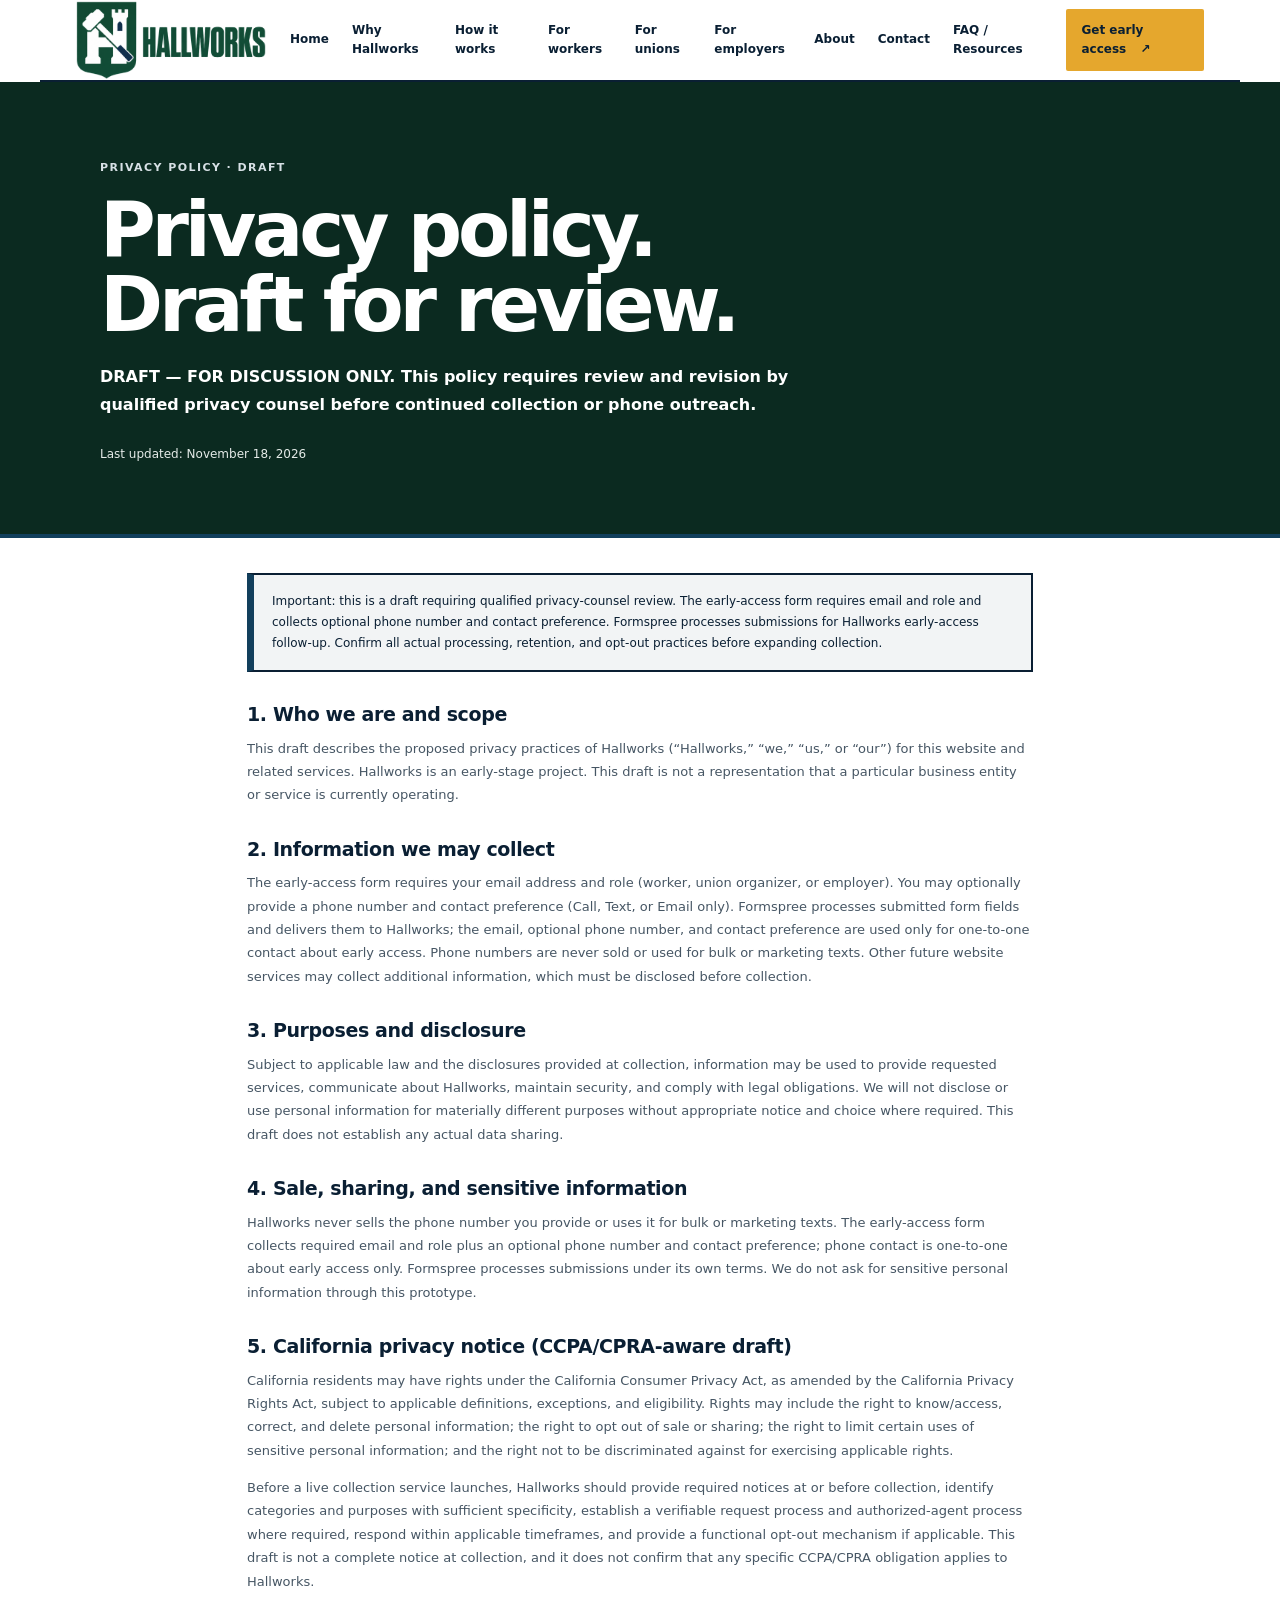
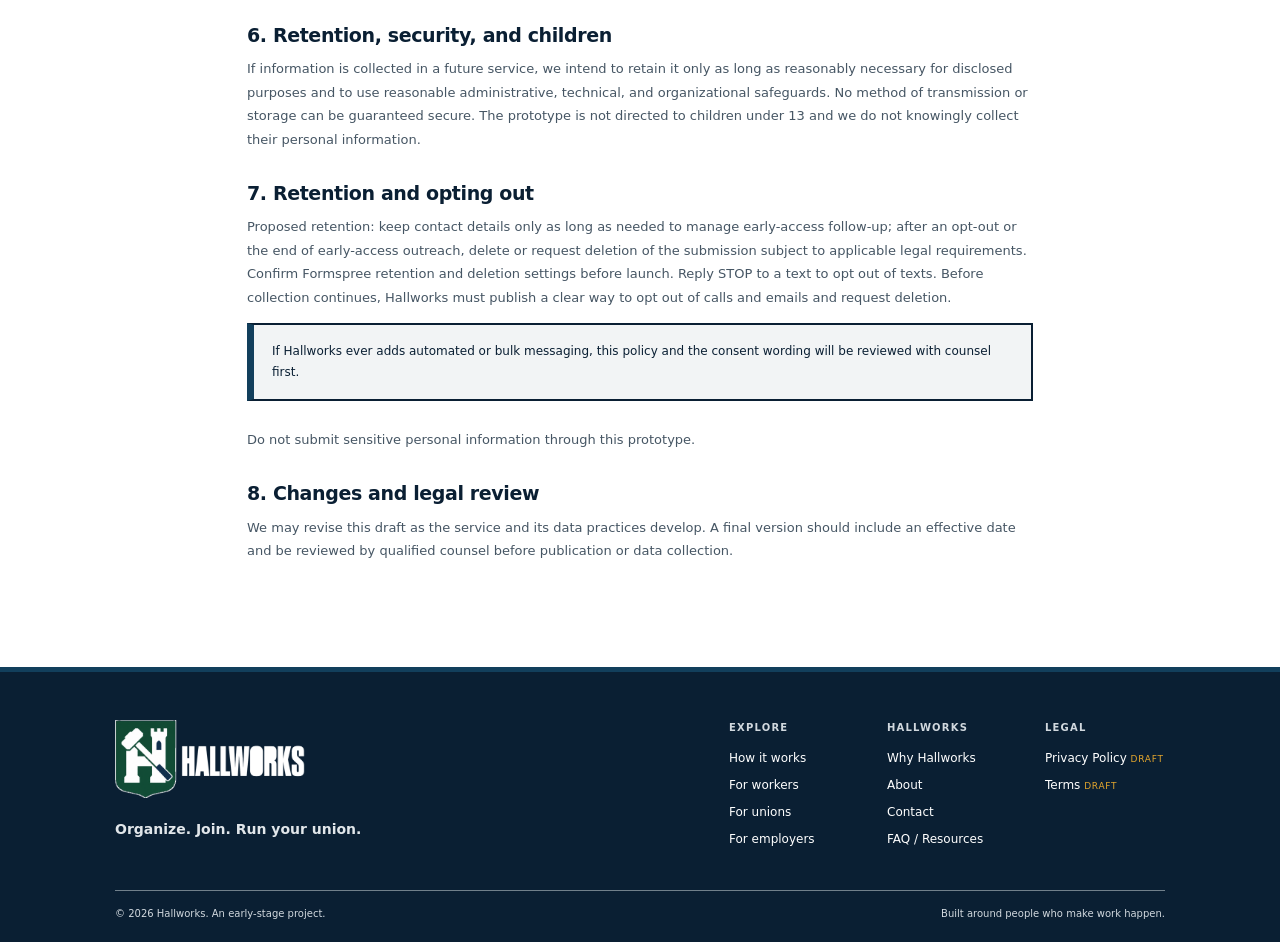
<file: privacy.html>
<!doctype html>
<html lang="en">
<head>
<meta charset="utf-8">
<meta name="viewport" content="width=device-width, initial-scale=1">
<meta name="theme-color" content="#0B2A20">
<meta name="description" content="Draft Hallworks privacy policy, including California CCPA/CPRA-aware disclosures. For discussion only and subject to legal review.">
<meta property="og:type" content="website">
<meta property="og:title" content="Privacy Policy — Hallworks">
<meta property="og:description" content="Draft Hallworks privacy policy, including California CCPA/CPRA-aware disclosures. For discussion only and subject to legal review.">
<meta property="og:image" content="https://hallworks.app/og-image.png?v=7">
<meta property="og:image:type" content="image/png">
<meta property="og:image:width" content="1200">
<meta property="og:image:height" content="630">
<meta property="og:image:alt" content="Hallworks founder logo on a forest-green background">
<meta name="twitter:card" content="summary_large_image">
<meta name="twitter:image" content="https://hallworks.app/og-image.png?v=7">
<title>Privacy Policy — Hallworks</title>
<link rel="icon" type="image/png" sizes="16x16" href="assets/favicon-16.png?v=7">
<link rel="icon" type="image/png" sizes="32x32" href="assets/favicon-32.png?v=7">
<link rel="icon" type="image/png" sizes="48x48" href="assets/favicon-48.png?v=7">
<link rel="icon" type="image/png" sizes="192x192" href="assets/favicon-192.png?v=7">
<link rel="icon" type="image/png" sizes="512x512" href="assets/favicon-512.png?v=7">
<link rel="icon" href="assets/favicon.ico?v=7" sizes="any">
<link rel="apple-touch-icon" sizes="180x180" href="assets/apple-touch-icon.png?v=7">
<link rel="manifest" href="manifest.webmanifest?v=7">
<link rel="stylesheet" href="styles.css?v=18">
<script src="script.js" defer></script>
</head>
<body>
<a class="skip-link" href="#main-content">Skip to content</a>
<header class="site-header"><a class="brand" href="index.html" aria-label="Hallworks home"><picture><source type="image/webp" srcset="assets/logo-full.webp?v=7"><img src="assets/logo-full.png?v=7" width="2048" height="851" alt="Hallworks"></picture></a><button class="menu-toggle" type="button" aria-label="Open navigation" aria-expanded="false" aria-controls="primary-navigation"><span></span><span></span></button><nav id="primary-navigation" class="primary-navigation" aria-label="Main navigation"><a href="index.html">Home</a><a href="why.html">Why Hallworks</a><a href="how-it-works.html">How it works</a><a href="workers.html">For workers</a><a href="unions.html">For unions</a><a href="employers.html">For employers</a><a href="about.html">About</a><a href="contact.html">Contact</a><a href="resources.html">FAQ / Resources</a><a class="nav-cta" href="index.html#waitlist">Get early access <span aria-hidden="true">↗</span></a></nav></header>
<main id="main-content"><section class="page-hero legal-hero"><p class="eyebrow">Privacy policy · Draft</p><h1>Privacy policy.<br><span>Draft for review.</span></h1><p><strong>DRAFT — FOR DISCUSSION ONLY. This policy requires review and revision by qualified privacy counsel before continued collection or phone outreach.</strong></p><p class="legal-updated">Last updated: November 18, 2026</p></section><section class="legal-content"><aside class="legal-alert">Important: this is a draft requiring qualified privacy-counsel review. The early-access form requires email and role and collects optional phone number and contact preference. Formspree processes submissions for Hallworks early-access follow-up. Confirm all actual processing, retention, and opt-out practices before expanding collection.</aside><h2>1. Who we are and scope</h2><p>This draft describes the proposed privacy practices of Hallworks (“Hallworks,” “we,” “us,” or “our”) for this website and related services. Hallworks is an early-stage project. This draft is not a representation that a particular business entity or service is currently operating.</p><h2>2. Information we may collect</h2><p>The early-access form requires your email address and role (worker, union organizer, or employer). You may optionally provide a phone number and contact preference (Call, Text, or Email only). Formspree processes submitted form fields and delivers them to Hallworks; the email, optional phone number, and contact preference are used only for one-to-one contact about early access. Phone numbers are never sold or used for bulk or marketing texts. Other future website services may collect additional information, which must be disclosed before collection.</p><h2>3. Purposes and disclosure</h2><p>Subject to applicable law and the disclosures provided at collection, information may be used to provide requested services, communicate about Hallworks, maintain security, and comply with legal obligations. We will not disclose or use personal information for materially different purposes without appropriate notice and choice where required. This draft does not establish any actual data sharing.</p><h2>4. Sale, sharing, and sensitive information</h2><p>Hallworks never sells the phone number you provide or uses it for bulk or marketing texts. The early-access form collects required email and role plus an optional phone number and contact preference; phone contact is one-to-one about early access only. Formspree processes submissions under its own terms. We do not ask for sensitive personal information through this prototype.</p><h2>5. California privacy notice (CCPA/CPRA-aware draft)</h2><p>California residents may have rights under the California Consumer Privacy Act, as amended by the California Privacy Rights Act, subject to applicable definitions, exceptions, and eligibility. Rights may include the right to know/access, correct, and delete personal information; the right to opt out of sale or sharing; the right to limit certain uses of sensitive personal information; and the right not to be discriminated against for exercising applicable rights.</p><p>Before a live collection service launches, Hallworks should provide required notices at or before collection, identify categories and purposes with sufficient specificity, establish a verifiable request process and authorized-agent process where required, respond within applicable timeframes, and provide a functional opt-out mechanism if applicable. This draft is not a complete notice at collection, and it does not confirm that any specific CCPA/CPRA obligation applies to Hallworks.</p><h2>6. Retention, security, and children</h2><p>If information is collected in a future service, we intend to retain it only as long as reasonably necessary for disclosed purposes and to use reasonable administrative, technical, and organizational safeguards. No method of transmission or storage can be guaranteed secure. The prototype is not directed to children under 13 and we do not knowingly collect their personal information.</p><h2>7. Retention and opting out</h2><p>Proposed retention: keep contact details only as long as needed to manage early-access follow-up; after an opt-out or the end of early-access outreach, delete or request deletion of the submission subject to applicable legal requirements. Confirm Formspree retention and deletion settings before launch. Reply STOP to a text to opt out of texts. Before collection continues, Hallworks must publish a clear way to opt out of calls and emails and request deletion.</p><aside class="legal-alert">If Hallworks ever adds automated or bulk messaging, this policy and the consent wording will be reviewed with counsel first.</aside><p>Do not submit sensitive personal information through this prototype.</p><h2>8. Changes and legal review</h2><p>We may revise this draft as the service and its data practices develop. A final version should include an effective date and be reviewed by qualified counsel before publication or data collection.</p></section></main>
<footer class="site-footer"><div class="footer-top"><div class="footer-brand"><a href="index.html" aria-label="Hallworks home"><picture><source type="image/webp" srcset="assets/logo-full-light.webp?v=7"><img src="assets/logo-full-light.png?v=7" width="2048" height="851" alt="Hallworks"></picture></a><p>Organize. Join. Run your union.</p></div><div class="footer-links"><div><span>Explore</span><a href="how-it-works.html">How it works</a><a href="workers.html">For workers</a><a href="unions.html">For unions</a><a href="employers.html">For employers</a></div><div><span>Hallworks</span><a href="why.html">Why Hallworks</a><a href="about.html">About</a><a href="contact.html">Contact</a><a href="resources.html">FAQ / Resources</a></div><div><span>Legal</span><a href="privacy.html">Privacy Policy <small>Draft</small></a><a href="terms.html">Terms <small>Draft</small></a></div></div></div><div class="footer-bottom"><span>© 2026 Hallworks. An early-stage project.</span><span>Built around people who make work happen.</span></div></footer>
</body>
</html>
</file>
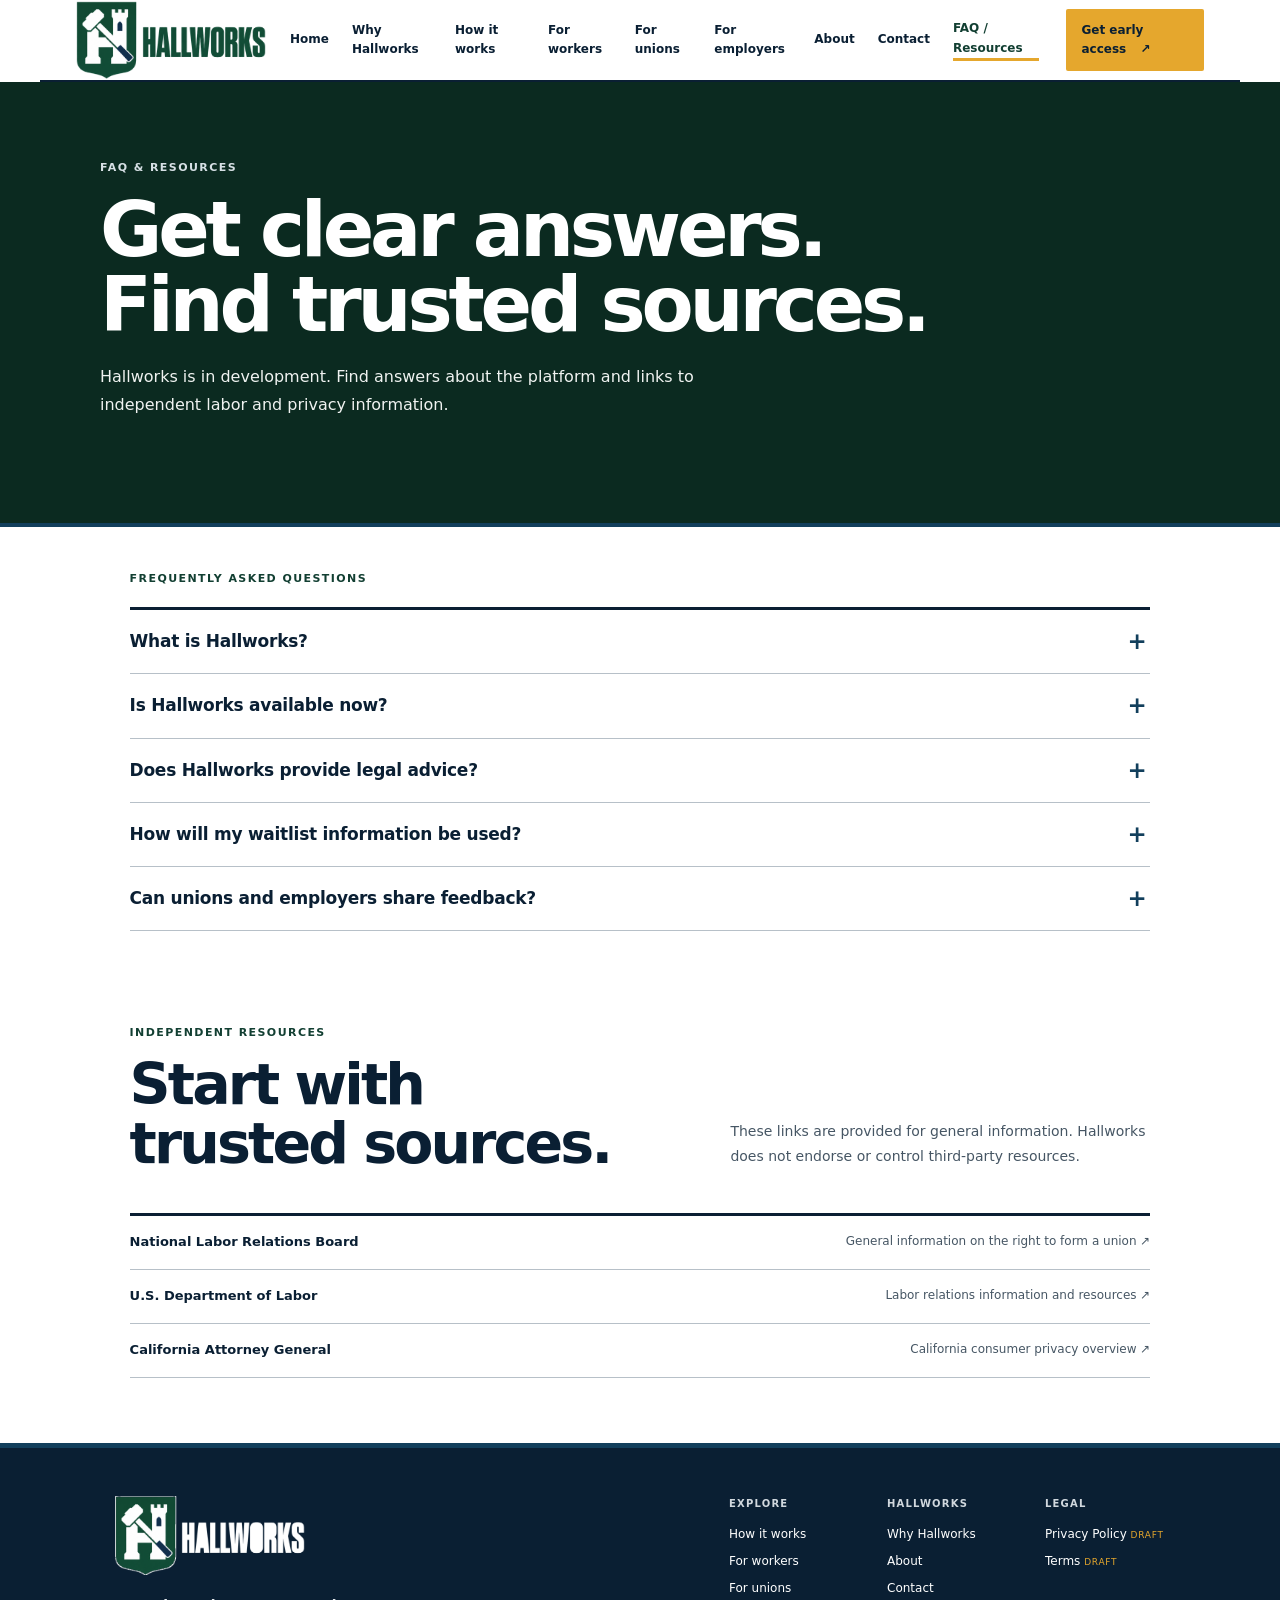
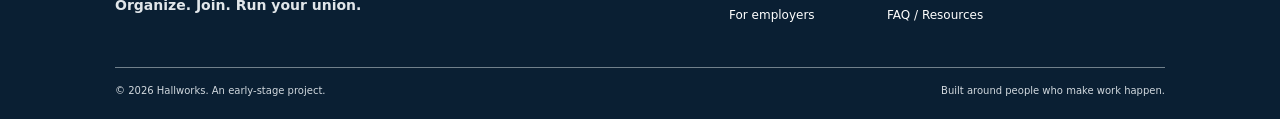
<file: resources.html>
<!doctype html>
<html lang="en">
<head>
<meta charset="utf-8">
<meta name="viewport" content="width=device-width, initial-scale=1">
<meta name="theme-color" content="#0B2A20">
<meta name="description" content="Answers to common questions about Hallworks, plus links to independent labor and privacy resources.">
<meta property="og:type" content="website">
<meta property="og:title" content="FAQ &amp; Resources — Hallworks">
<meta property="og:description" content="Answers to common questions about Hallworks, plus links to independent labor and privacy resources.">
<meta property="og:image" content="https://hallworks.app/og-image.png?v=7">
<meta property="og:image:type" content="image/png">
<meta property="og:image:width" content="1200">
<meta property="og:image:height" content="630">
<meta property="og:image:alt" content="Hallworks founder logo on a forest-green background">
<meta name="twitter:card" content="summary_large_image">
<meta name="twitter:image" content="https://hallworks.app/og-image.png?v=7">
<title>FAQ &amp; Resources — Hallworks</title>
<link rel="icon" type="image/png" sizes="16x16" href="assets/favicon-16.png?v=7">
<link rel="icon" type="image/png" sizes="32x32" href="assets/favicon-32.png?v=7">
<link rel="icon" type="image/png" sizes="48x48" href="assets/favicon-48.png?v=7">
<link rel="icon" type="image/png" sizes="192x192" href="assets/favicon-192.png?v=7">
<link rel="icon" type="image/png" sizes="512x512" href="assets/favicon-512.png?v=7">
<link rel="icon" href="assets/favicon.ico?v=7" sizes="any">
<link rel="apple-touch-icon" sizes="180x180" href="assets/apple-touch-icon.png?v=7">
<link rel="manifest" href="manifest.webmanifest?v=7">
<link rel="stylesheet" href="styles.css?v=18">
<script src="script.js" defer></script>
</head>
<body>
<a class="skip-link" href="#main-content">Skip to content</a>
<header class="site-header"><a class="brand" href="index.html" aria-label="Hallworks home"><picture><source type="image/webp" srcset="assets/logo-full.webp?v=7"><img src="assets/logo-full.png?v=7" width="2048" height="851" alt="Hallworks"></picture></a><button class="menu-toggle" type="button" aria-label="Open navigation" aria-expanded="false" aria-controls="primary-navigation"><span></span><span></span></button><nav id="primary-navigation" class="primary-navigation" aria-label="Main navigation"><a href="index.html">Home</a><a href="why.html">Why Hallworks</a><a href="how-it-works.html">How it works</a><a href="workers.html">For workers</a><a href="unions.html">For unions</a><a href="employers.html">For employers</a><a href="about.html">About</a><a href="contact.html">Contact</a><a href="resources.html" aria-current="page">FAQ / Resources</a><a class="nav-cta" href="index.html#waitlist">Get early access <span aria-hidden="true">↗</span></a></nav></header>
<main id="main-content"><section class="page-hero"><p class="eyebrow">FAQ & resources</p><h1>Get clear answers.<br><span>Find trusted sources.</span></h1><p>Hallworks is in development. Find answers about the platform and links to independent labor and privacy information.</p></section><section class="section faq-section"><p class="eyebrow">Frequently asked questions</p><div class="faq-list"><details><summary>What is Hallworks?</summary><p>Hallworks is an early-stage platform being built to help workers organize or find local unions, support union participation, and help employers connect with union labor.</p></details><details><summary>Is Hallworks available now?</summary><p>Not yet. The site introduces Hallworks and gathers early interest. The form requires email and role; phone and contact preference are optional. Submissions go to Formspree for early-access follow-up and do not create a Hallworks account or provide member operations.</p></details><details><summary>Does Hallworks provide legal advice?</summary><p>No. Hallworks does not provide legal advice or determine anyone’s rights or obligations. For advice about your specific situation, consult a qualified professional or appropriate labor organization.</p></details><details><summary>How will my waitlist information be used?</summary><p>The early-access form requires email and role and allows an optional phone number and contact preference. Formspree processes the submission so Hallworks can follow up about early access. Review the draft Privacy Policy for more information.</p></details><details><summary>Can unions and employers share feedback?</summary><p>Yes. Hallworks is interested in perspectives from workers, union organizers, unions, and employers as the platform is shaped. Use the early-access form to register your interest.</p></details></div></section><section class="section resource-section"><div class="section-heading"><div><p class="eyebrow">Independent resources</p><h2>Start with<br><em>trusted sources.</em></h2></div><p>These links are provided for general information. Hallworks does not endorse or control third-party resources.</p></div><div class="resource-list"><a href="https://www.nlrb.gov/about-nlrb/rights-we-protect/your-rights/your-right-to-form-a-union" target="_blank" rel="noopener noreferrer"><span>National Labor Relations Board</span><span>General information on the right to form a union ↗</span></a><a href="https://www.dol.gov/general/topic/labor-relations" target="_blank" rel="noopener noreferrer"><span>U.S. Department of Labor</span><span>Labor relations information and resources ↗</span></a><a href="https://oag.ca.gov/privacy/ccpa" target="_blank" rel="noopener noreferrer"><span>California Attorney General</span><span>California consumer privacy overview ↗</span></a></div></section></main>
<footer class="site-footer"><div class="footer-top"><div class="footer-brand"><a href="index.html" aria-label="Hallworks home"><picture><source type="image/webp" srcset="assets/logo-full-light.webp?v=7"><img src="assets/logo-full-light.png?v=7" width="2048" height="851" alt="Hallworks"></picture></a><p>Organize. Join. Run your union.</p></div><div class="footer-links"><div><span>Explore</span><a href="how-it-works.html">How it works</a><a href="workers.html">For workers</a><a href="unions.html">For unions</a><a href="employers.html">For employers</a></div><div><span>Hallworks</span><a href="why.html">Why Hallworks</a><a href="about.html">About</a><a href="contact.html">Contact</a><a href="resources.html">FAQ / Resources</a></div><div><span>Legal</span><a href="privacy.html">Privacy Policy <small>Draft</small></a><a href="terms.html">Terms <small>Draft</small></a></div></div></div><div class="footer-bottom"><span>© 2026 Hallworks. An early-stage project.</span><span>Built around people who make work happen.</span></div></footer>
</body>
</html>
</file>
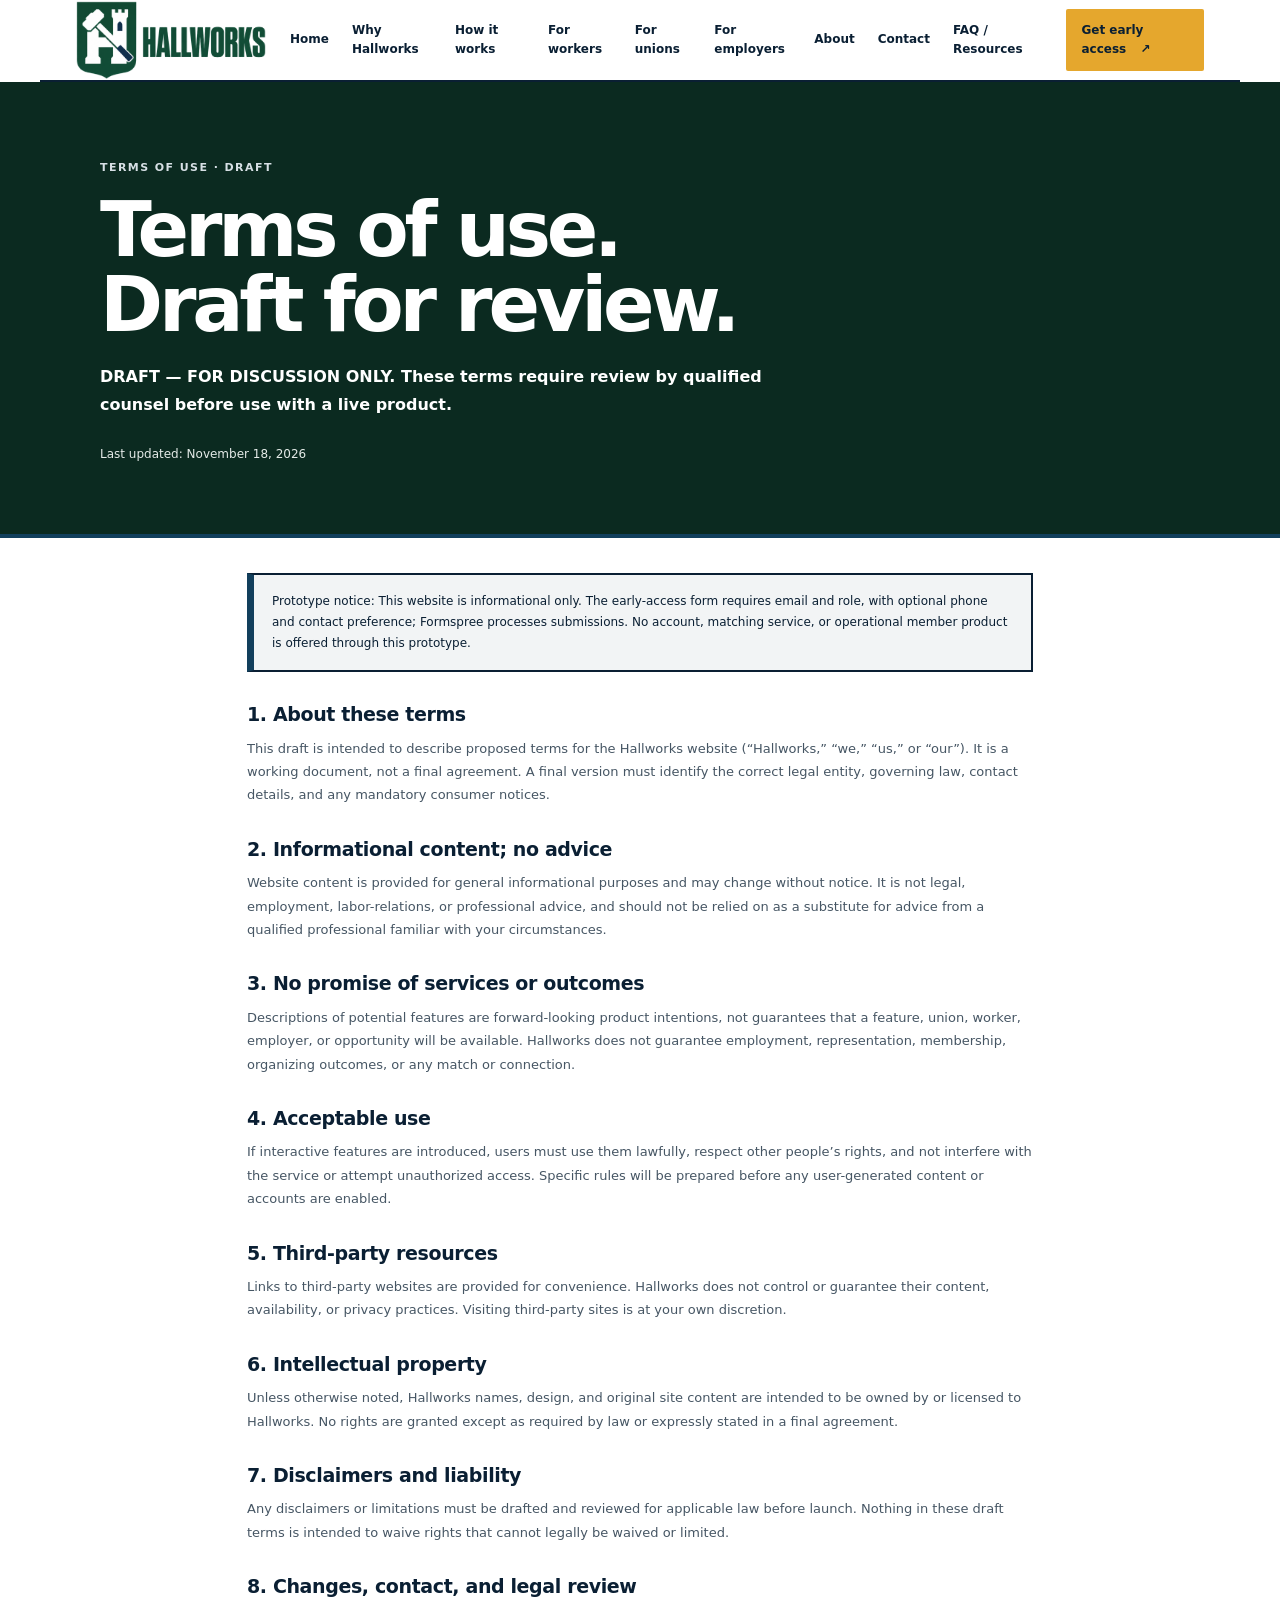
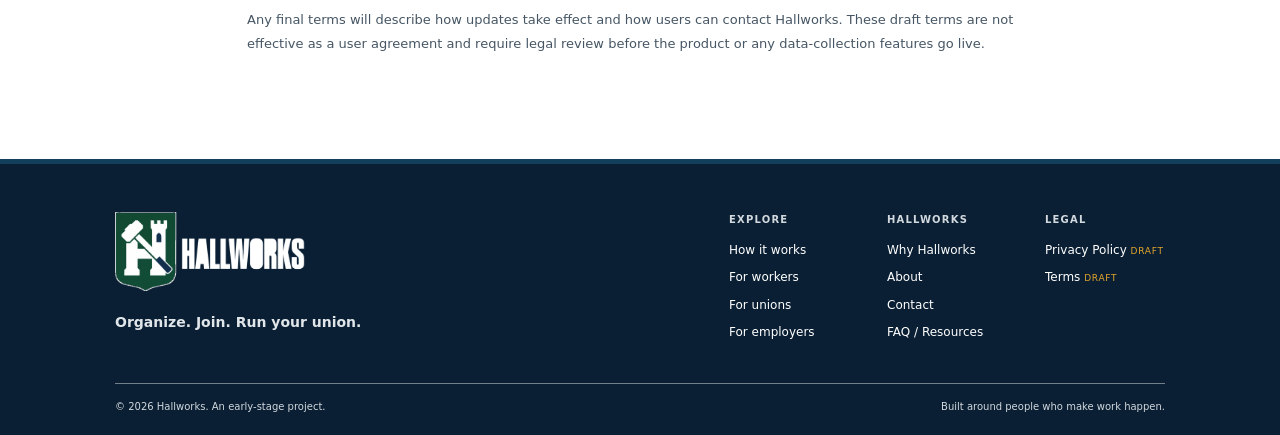
<file: terms.html>
<!doctype html>
<html lang="en">
<head>
<meta charset="utf-8">
<meta name="viewport" content="width=device-width, initial-scale=1">
<meta name="theme-color" content="#0B2A20">
<meta name="description" content="Draft Hallworks terms of use for discussion only. Subject to legal review before product launch.">
<meta property="og:type" content="website">
<meta property="og:title" content="Terms of Use — Hallworks">
<meta property="og:description" content="Draft Hallworks terms of use for discussion only. Subject to legal review before product launch.">
<meta property="og:image" content="https://hallworks.app/og-image.png?v=7">
<meta property="og:image:type" content="image/png">
<meta property="og:image:width" content="1200">
<meta property="og:image:height" content="630">
<meta property="og:image:alt" content="Hallworks founder logo on a forest-green background">
<meta name="twitter:card" content="summary_large_image">
<meta name="twitter:image" content="https://hallworks.app/og-image.png?v=7">
<title>Terms of Use — Hallworks</title>
<link rel="icon" type="image/png" sizes="16x16" href="assets/favicon-16.png?v=7">
<link rel="icon" type="image/png" sizes="32x32" href="assets/favicon-32.png?v=7">
<link rel="icon" type="image/png" sizes="48x48" href="assets/favicon-48.png?v=7">
<link rel="icon" type="image/png" sizes="192x192" href="assets/favicon-192.png?v=7">
<link rel="icon" type="image/png" sizes="512x512" href="assets/favicon-512.png?v=7">
<link rel="icon" href="assets/favicon.ico?v=7" sizes="any">
<link rel="apple-touch-icon" sizes="180x180" href="assets/apple-touch-icon.png?v=7">
<link rel="manifest" href="manifest.webmanifest?v=7">
<link rel="stylesheet" href="styles.css?v=18">
<script src="script.js" defer></script>
</head>
<body>
<a class="skip-link" href="#main-content">Skip to content</a>
<header class="site-header"><a class="brand" href="index.html" aria-label="Hallworks home"><picture><source type="image/webp" srcset="assets/logo-full.webp?v=7"><img src="assets/logo-full.png?v=7" width="2048" height="851" alt="Hallworks"></picture></a><button class="menu-toggle" type="button" aria-label="Open navigation" aria-expanded="false" aria-controls="primary-navigation"><span></span><span></span></button><nav id="primary-navigation" class="primary-navigation" aria-label="Main navigation"><a href="index.html">Home</a><a href="why.html">Why Hallworks</a><a href="how-it-works.html">How it works</a><a href="workers.html">For workers</a><a href="unions.html">For unions</a><a href="employers.html">For employers</a><a href="about.html">About</a><a href="contact.html">Contact</a><a href="resources.html">FAQ / Resources</a><a class="nav-cta" href="index.html#waitlist">Get early access <span aria-hidden="true">↗</span></a></nav></header>
<main id="main-content"><section class="page-hero legal-hero"><p class="eyebrow">Terms of use · Draft</p><h1>Terms of use.<br><span>Draft for review.</span></h1><p><strong>DRAFT — FOR DISCUSSION ONLY. These terms require review by qualified counsel before use with a live product.</strong></p><p class="legal-updated">Last updated: November 18, 2026</p></section><section class="legal-content"><aside class="legal-alert">Prototype notice: This website is informational only. The early-access form requires email and role, with optional phone and contact preference; Formspree processes submissions. No account, matching service, or operational member product is offered through this prototype.</aside><h2>1. About these terms</h2><p>This draft is intended to describe proposed terms for the Hallworks website (“Hallworks,” “we,” “us,” or “our”). It is a working document, not a final agreement. A final version must identify the correct legal entity, governing law, contact details, and any mandatory consumer notices.</p><h2>2. Informational content; no advice</h2><p>Website content is provided for general informational purposes and may change without notice. It is not legal, employment, labor-relations, or professional advice, and should not be relied on as a substitute for advice from a qualified professional familiar with your circumstances.</p><h2>3. No promise of services or outcomes</h2><p>Descriptions of potential features are forward-looking product intentions, not guarantees that a feature, union, worker, employer, or opportunity will be available. Hallworks does not guarantee employment, representation, membership, organizing outcomes, or any match or connection.</p><h2>4. Acceptable use</h2><p>If interactive features are introduced, users must use them lawfully, respect other people’s rights, and not interfere with the service or attempt unauthorized access. Specific rules will be prepared before any user-generated content or accounts are enabled.</p><h2>5. Third-party resources</h2><p>Links to third-party websites are provided for convenience. Hallworks does not control or guarantee their content, availability, or privacy practices. Visiting third-party sites is at your own discretion.</p><h2>6. Intellectual property</h2><p>Unless otherwise noted, Hallworks names, design, and original site content are intended to be owned by or licensed to Hallworks. No rights are granted except as required by law or expressly stated in a final agreement.</p><h2>7. Disclaimers and liability</h2><p>Any disclaimers or limitations must be drafted and reviewed for applicable law before launch. Nothing in these draft terms is intended to waive rights that cannot legally be waived or limited.</p><h2>8. Changes, contact, and legal review</h2><p>Any final terms will describe how updates take effect and how users can contact Hallworks. These draft terms are not effective as a user agreement and require legal review before the product or any data-collection features go live.</p></section></main>
<footer class="site-footer"><div class="footer-top"><div class="footer-brand"><a href="index.html" aria-label="Hallworks home"><picture><source type="image/webp" srcset="assets/logo-full-light.webp?v=7"><img src="assets/logo-full-light.png?v=7" width="2048" height="851" alt="Hallworks"></picture></a><p>Organize. Join. Run your union.</p></div><div class="footer-links"><div><span>Explore</span><a href="how-it-works.html">How it works</a><a href="workers.html">For workers</a><a href="unions.html">For unions</a><a href="employers.html">For employers</a></div><div><span>Hallworks</span><a href="why.html">Why Hallworks</a><a href="about.html">About</a><a href="contact.html">Contact</a><a href="resources.html">FAQ / Resources</a></div><div><span>Legal</span><a href="privacy.html">Privacy Policy <small>Draft</small></a><a href="terms.html">Terms <small>Draft</small></a></div></div></div><div class="footer-bottom"><span>© 2026 Hallworks. An early-stage project.</span><span>Built around people who make work happen.</span></div></footer>
</body>
</html>
</file>
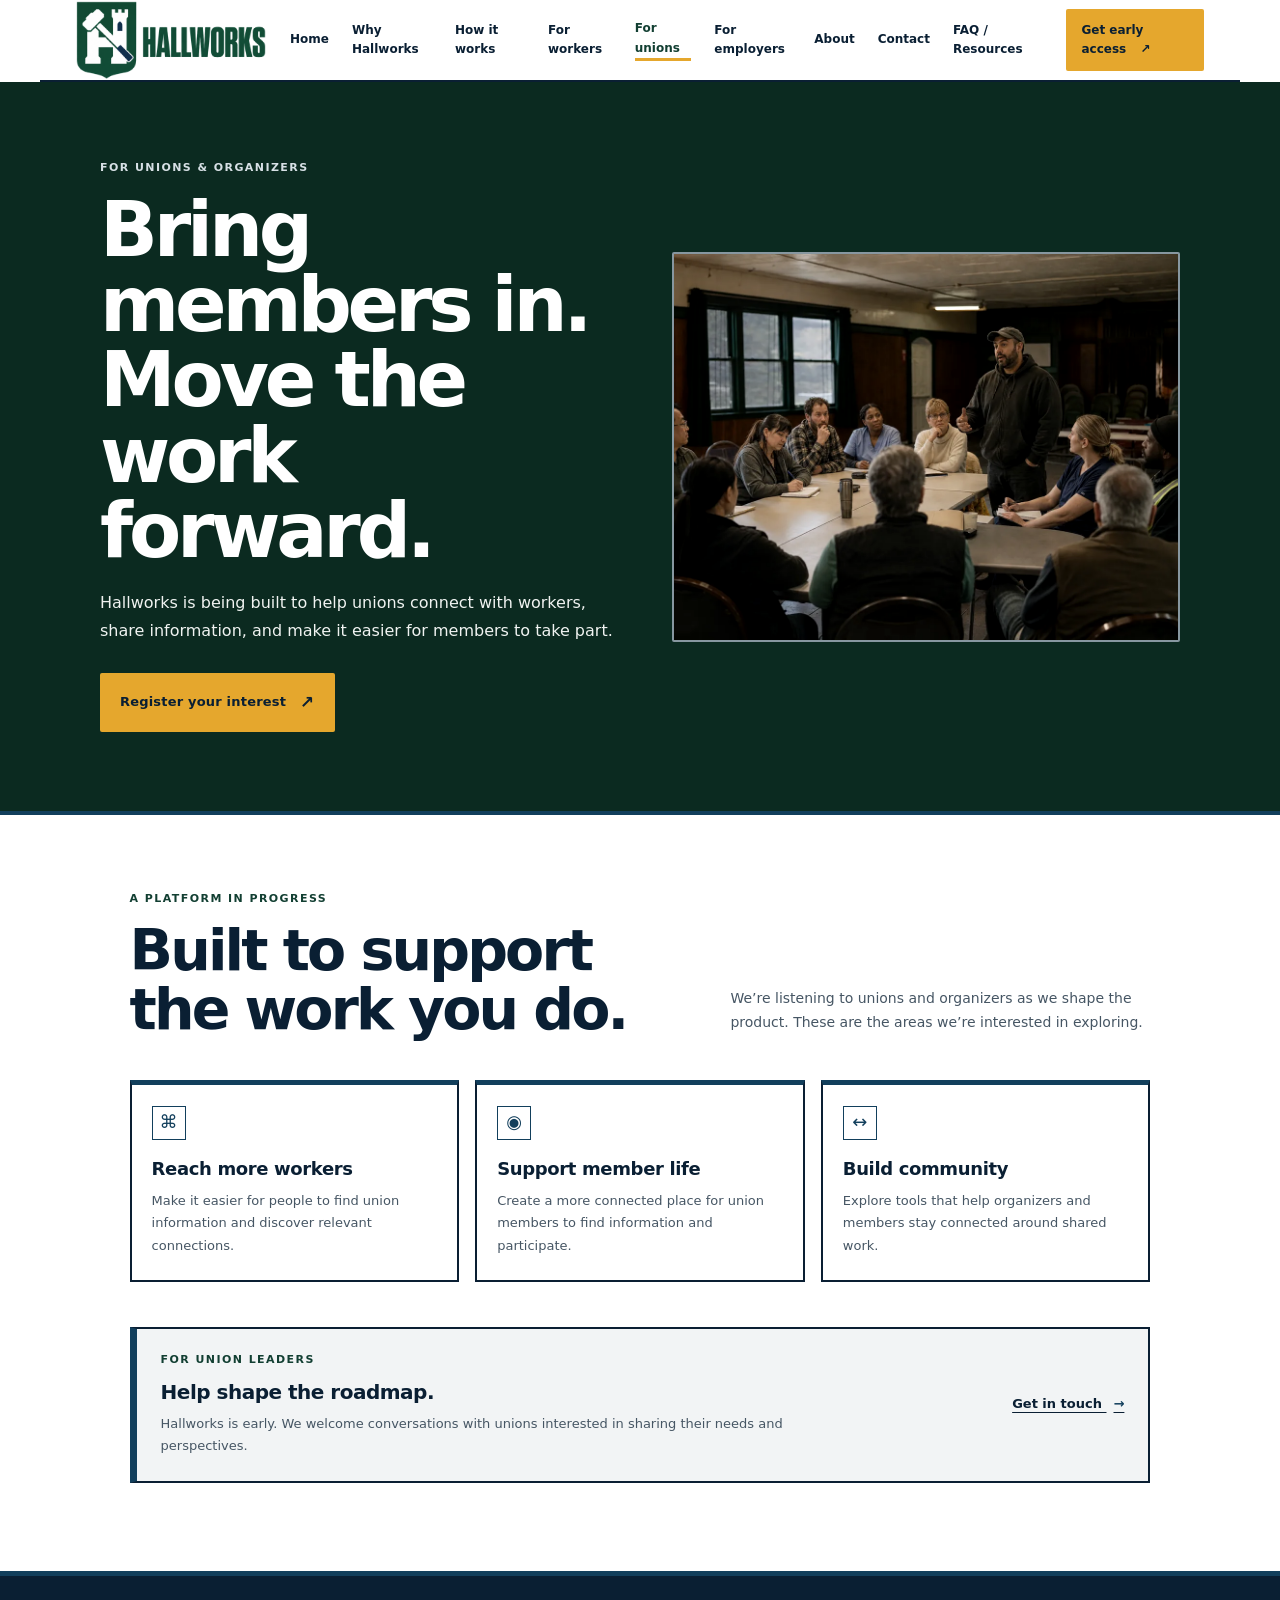
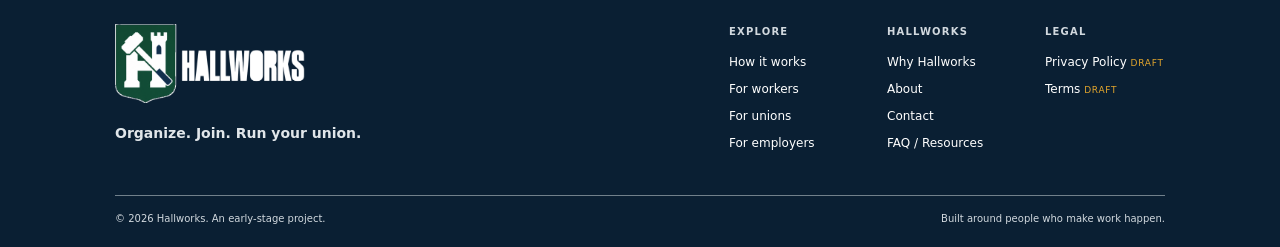
<file: unions.html>
<!doctype html>
<html lang="en">
<head>
<meta charset="utf-8">
<meta name="viewport" content="width=device-width, initial-scale=1">
<meta name="theme-color" content="#0B2A20">
<meta name="description" content="Hallworks is being built to help unions connect with workers and support member participation.">
<meta property="og:type" content="website">
<meta property="og:title" content="For unions — Hallworks">
<meta property="og:description" content="Hallworks is being built to help unions connect with workers and support member participation.">
<meta property="og:image" content="https://hallworks.app/og-image.png?v=7">
<meta property="og:image:type" content="image/png">
<meta property="og:image:width" content="1200">
<meta property="og:image:height" content="630">
<meta property="og:image:alt" content="Hallworks founder logo on a forest-green background">
<meta name="twitter:card" content="summary_large_image">
<meta name="twitter:image" content="https://hallworks.app/og-image.png?v=7">
<title>For unions — Hallworks</title>
<link rel="icon" type="image/png" sizes="16x16" href="assets/favicon-16.png?v=7">
<link rel="icon" type="image/png" sizes="32x32" href="assets/favicon-32.png?v=7">
<link rel="icon" type="image/png" sizes="48x48" href="assets/favicon-48.png?v=7">
<link rel="icon" type="image/png" sizes="192x192" href="assets/favicon-192.png?v=7">
<link rel="icon" type="image/png" sizes="512x512" href="assets/favicon-512.png?v=7">
<link rel="icon" href="assets/favicon.ico?v=7" sizes="any">
<link rel="apple-touch-icon" sizes="180x180" href="assets/apple-touch-icon.png?v=7">
<link rel="manifest" href="manifest.webmanifest?v=7">
<link rel="stylesheet" href="styles.css?v=18">
<script src="script.js" defer></script>
</head>
<body>
<a class="skip-link" href="#main-content">Skip to content</a>
<header class="site-header"><a class="brand" href="index.html" aria-label="Hallworks home"><picture><source type="image/webp" srcset="assets/logo-full.webp?v=7"><img src="assets/logo-full.png?v=7" width="2048" height="851" alt="Hallworks"></picture></a><button class="menu-toggle" type="button" aria-label="Open navigation" aria-expanded="false" aria-controls="primary-navigation"><span></span><span></span></button><nav id="primary-navigation" class="primary-navigation" aria-label="Main navigation"><a href="index.html">Home</a><a href="why.html">Why Hallworks</a><a href="how-it-works.html">How it works</a><a href="workers.html">For workers</a><a href="unions.html" aria-current="page">For unions</a><a href="employers.html">For employers</a><a href="about.html">About</a><a href="contact.html">Contact</a><a href="resources.html">FAQ / Resources</a><a class="nav-cta" href="index.html#waitlist">Get early access <span aria-hidden="true">↗</span></a></nav></header>
<main id="main-content"><section class="page-hero"><div class="page-hero-grid"><div class="page-hero-copy"><p class="eyebrow">For unions & organizers</p><h1>Bring members in.<br><span>Move the work forward.</span></h1><p>Hallworks is being built to help unions connect with workers, share information, and make it easier for members to take part.</p><a class="button button-primary" href="index.html#waitlist">Register your interest <span aria-hidden="true">↗</span></a></div><figure class="page-hero-photo"><img src="assets/images/union-meeting.webp" width="1200" height="800" alt="Union members listening and speaking around a meeting table in a local hall." loading="lazy" decoding="async"></figure></div></section><section class="section feature-section"><div class="section-heading"><div><p class="eyebrow">A platform in progress</p><h2>Built to support<br><em>the work you do.</em></h2></div><p>We’re listening to unions and organizers as we shape the product. These are the areas we’re interested in exploring.</p></div><div class="feature-grid"><article><span class="feature-icon">⌘</span><h3>Reach more workers</h3><p>Make it easier for people to find union information and discover relevant connections.</p></article><article><span class="feature-icon">◉</span><h3>Support member life</h3><p>Create a more connected place for union members to find information and participate.</p></article><article><span class="feature-icon">↔</span><h3>Build community</h3><p>Explore tools that help organizers and members stay connected around shared work.</p></article></div><div class="callout"><div><p class="eyebrow">For union leaders</p><h3>Help shape the roadmap.</h3><p>Hallworks is early. We welcome conversations with unions interested in sharing their needs and perspectives.</p></div><a class="text-link" href="contact.html">Get in touch <span aria-hidden="true">→</span></a></div></section></main>
<footer class="site-footer"><div class="footer-top"><div class="footer-brand"><a href="index.html" aria-label="Hallworks home"><picture><source type="image/webp" srcset="assets/logo-full-light.webp?v=7"><img src="assets/logo-full-light.png?v=7" width="2048" height="851" alt="Hallworks"></picture></a><p>Organize. Join. Run your union.</p></div><div class="footer-links"><div><span>Explore</span><a href="how-it-works.html">How it works</a><a href="workers.html">For workers</a><a href="unions.html">For unions</a><a href="employers.html">For employers</a></div><div><span>Hallworks</span><a href="why.html">Why Hallworks</a><a href="about.html">About</a><a href="contact.html">Contact</a><a href="resources.html">FAQ / Resources</a></div><div><span>Legal</span><a href="privacy.html">Privacy Policy <small>Draft</small></a><a href="terms.html">Terms <small>Draft</small></a></div></div></div><div class="footer-bottom"><span>© 2026 Hallworks. An early-stage project.</span><span>Built around people who make work happen.</span></div></footer>
</body>
</html>
</file>
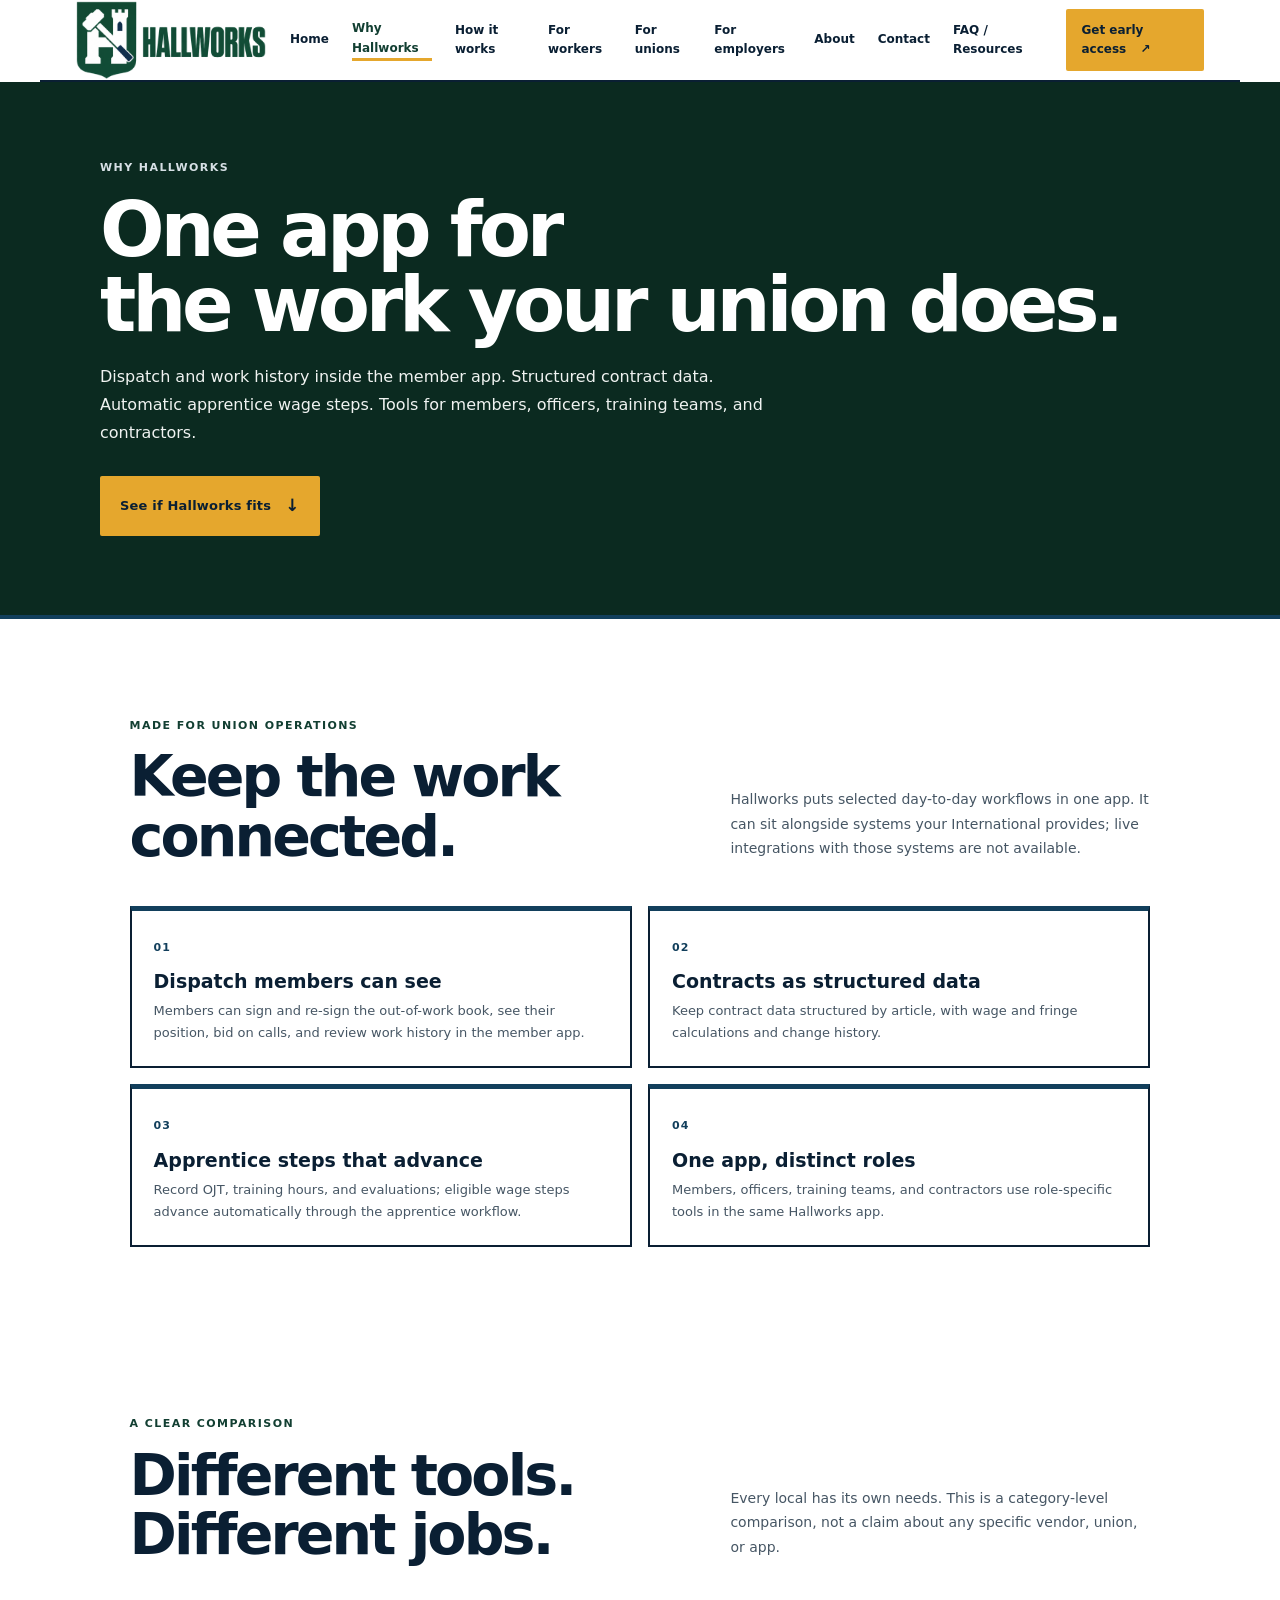
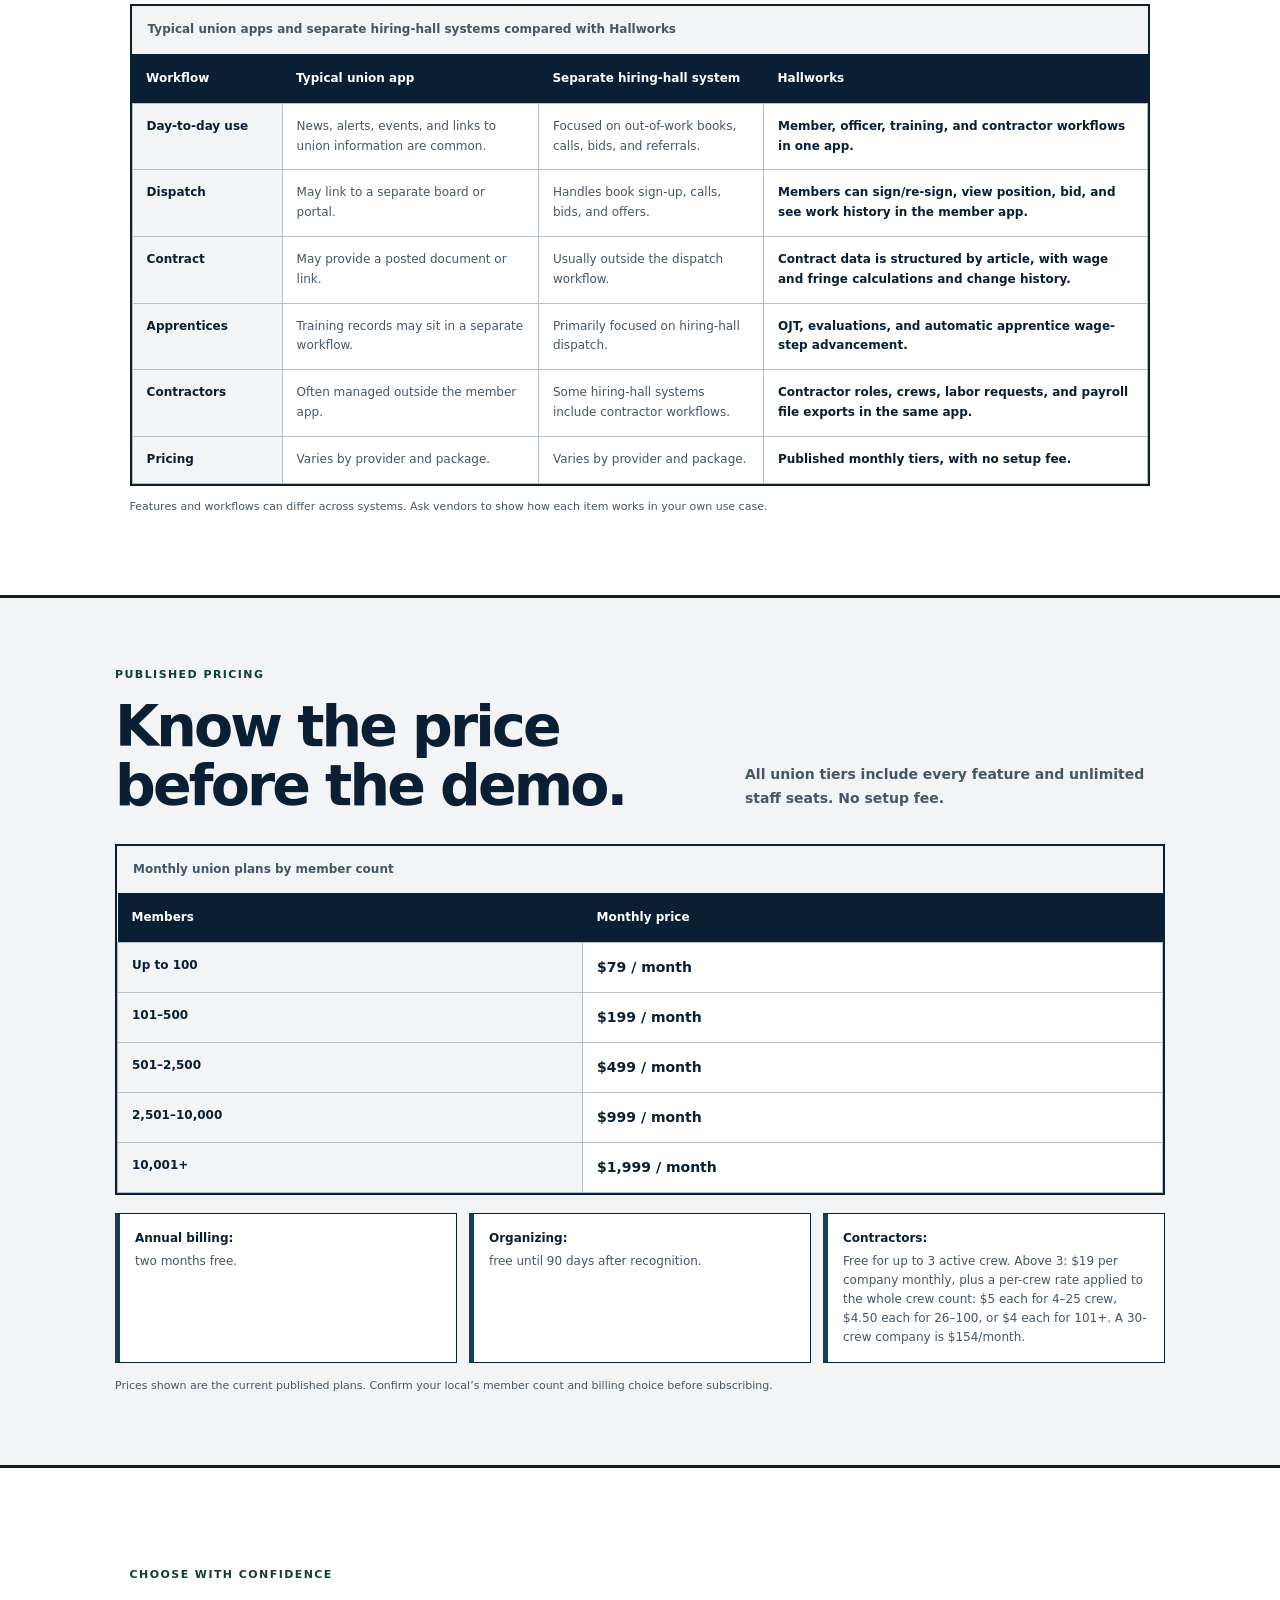
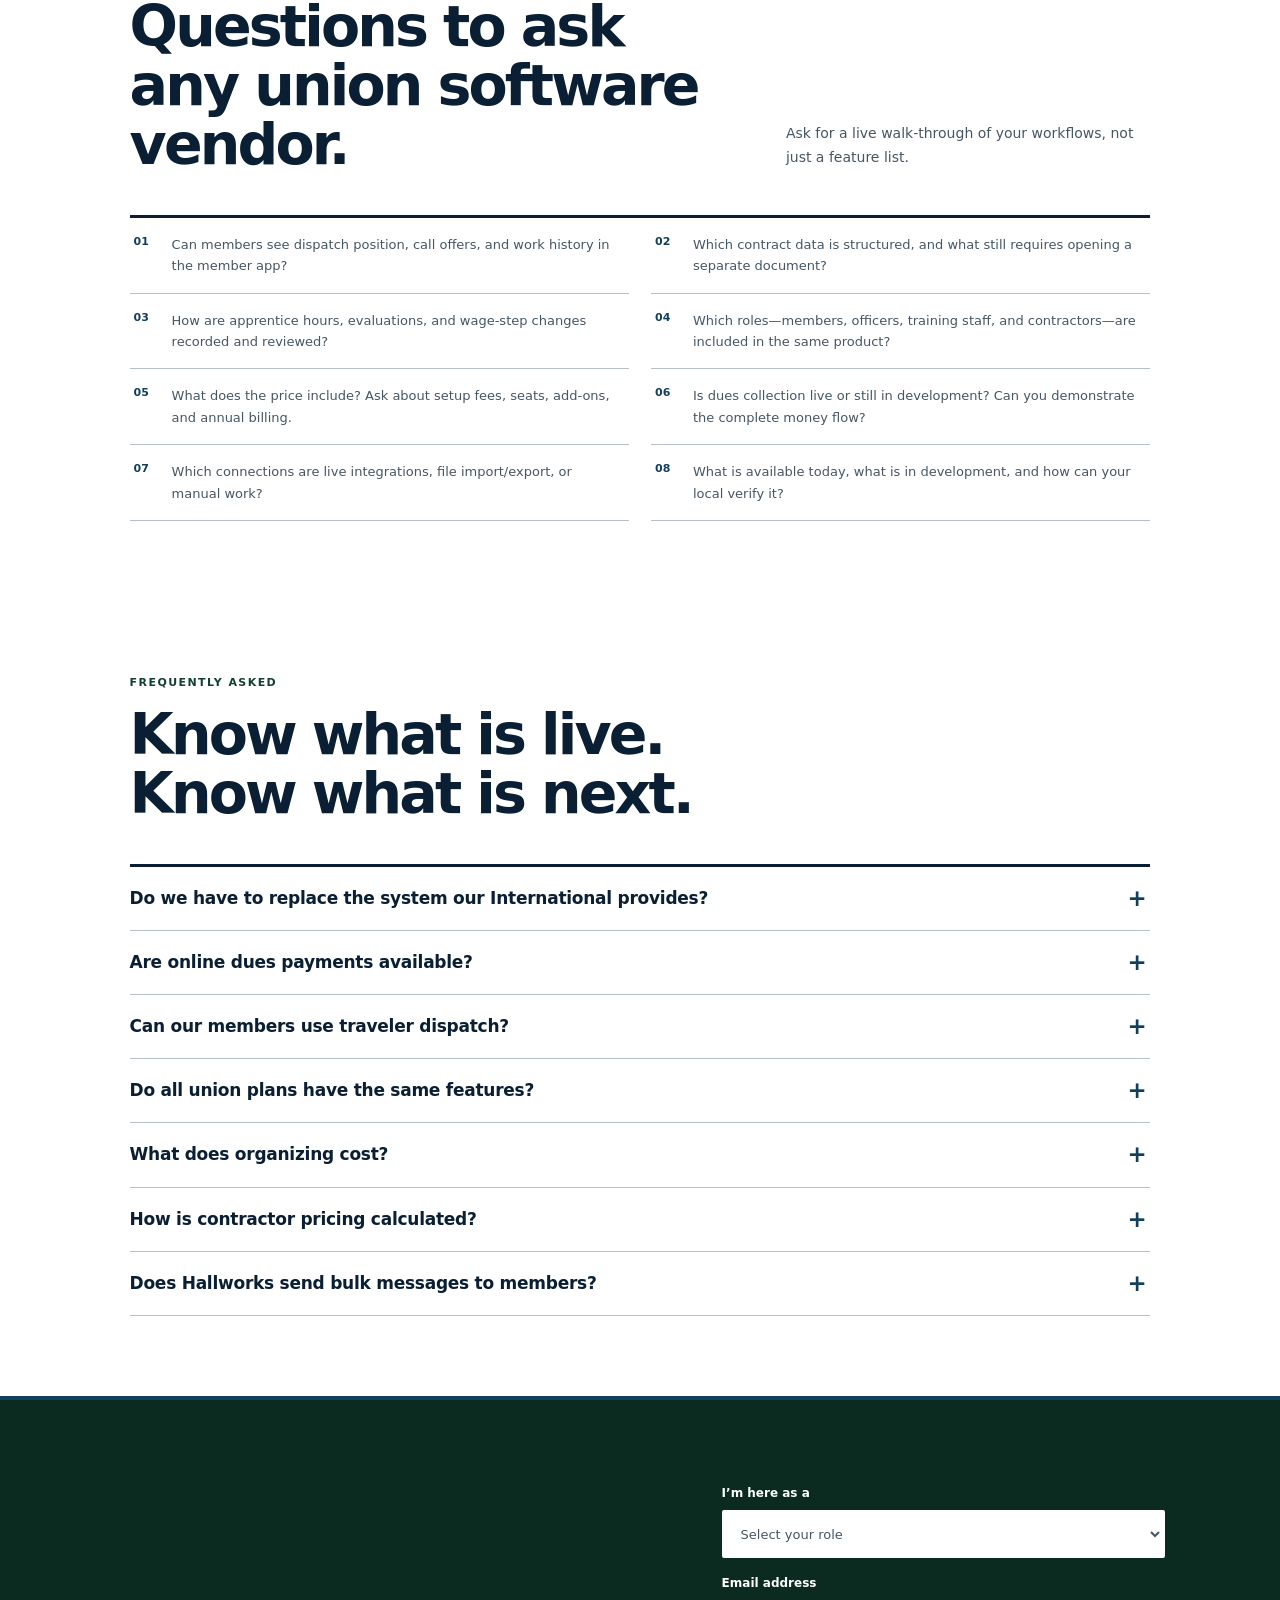
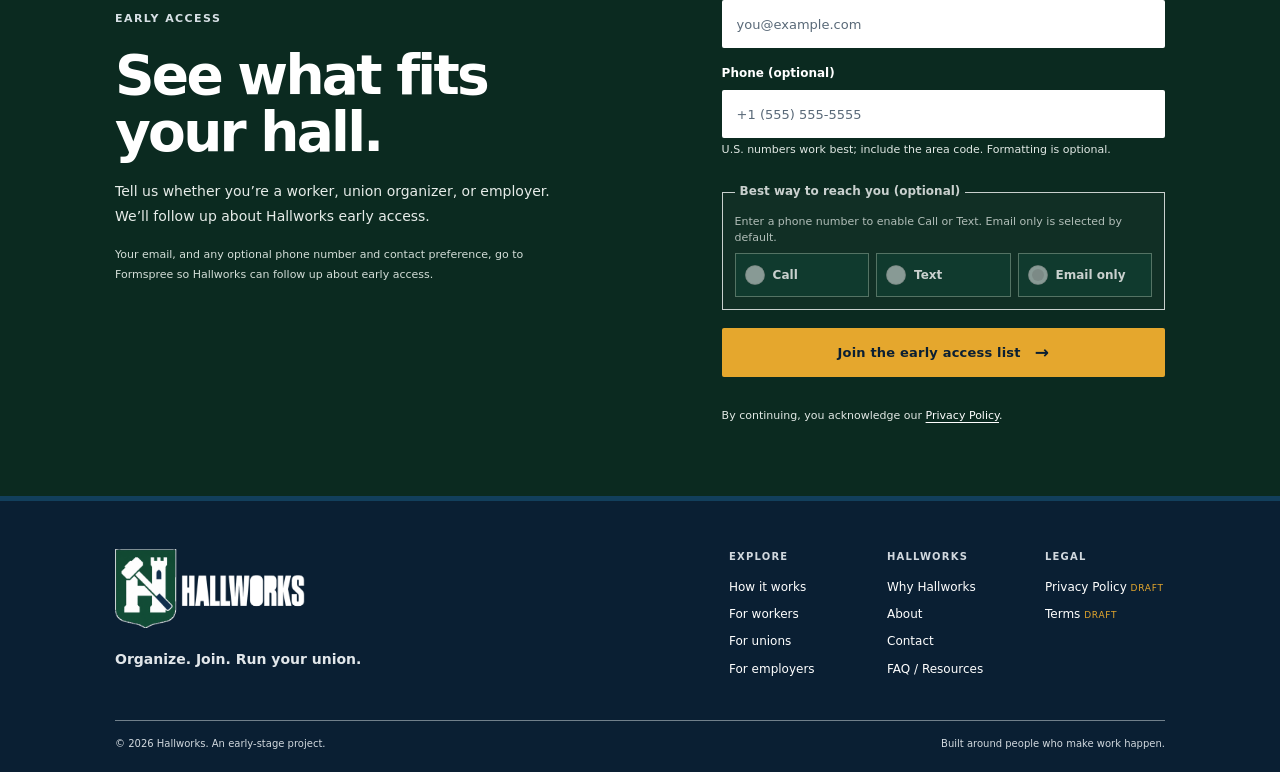
<file: why.html>
<!doctype html>
<html lang="en">
<head>
<meta charset="utf-8">
<meta name="viewport" content="width=device-width, initial-scale=1">
<meta name="theme-color" content="#0B2A20">
<meta name="description" content="Hallworks brings dispatch, work history, structured contract data, automatic apprentice wage steps, and contractor workflows into one app.">
<meta property="og:type" content="website">
<meta property="og:title" content="Why Hallworks — One app for union work">
<meta property="og:description" content="Hallworks brings dispatch, work history, structured contract data, automatic apprentice wage steps, and contractor workflows into one app.">
<meta property="og:image" content="https://hallworks.app/og-image.png?v=7">
<meta property="og:image:type" content="image/png">
<meta property="og:image:width" content="1200">
<meta property="og:image:height" content="630">
<meta property="og:image:alt" content="Hallworks founder logo on a forest-green background">
<meta name="twitter:card" content="summary_large_image">
<meta name="twitter:image" content="https://hallworks.app/og-image.png?v=7">
<title>Why Hallworks — One app for union work</title>
<link rel="icon" type="image/png" sizes="16x16" href="assets/favicon-16.png?v=7">
<link rel="icon" type="image/png" sizes="32x32" href="assets/favicon-32.png?v=7">
<link rel="icon" type="image/png" sizes="48x48" href="assets/favicon-48.png?v=7">
<link rel="icon" type="image/png" sizes="192x192" href="assets/favicon-192.png?v=7">
<link rel="icon" type="image/png" sizes="512x512" href="assets/favicon-512.png?v=7">
<link rel="icon" href="assets/favicon.ico?v=7" sizes="any">
<link rel="apple-touch-icon" sizes="180x180" href="assets/apple-touch-icon.png?v=7">
<link rel="manifest" href="manifest.webmanifest?v=7">
<link rel="stylesheet" href="styles.css?v=18">
<script src="script.js" defer></script>
</head>
<body>
<a class="skip-link" href="#main-content">Skip to content</a>
<header class="site-header"><a class="brand" href="index.html" aria-label="Hallworks home"><picture><source type="image/webp" srcset="assets/logo-full.webp?v=7"><img src="assets/logo-full.png?v=7" width="2048" height="851" alt="Hallworks"></picture></a><button class="menu-toggle" type="button" aria-label="Open navigation" aria-expanded="false" aria-controls="primary-navigation"><span></span><span></span></button><nav id="primary-navigation" class="primary-navigation" aria-label="Main navigation"><a href="index.html">Home</a><a href="why.html" aria-current="page">Why Hallworks</a><a href="how-it-works.html">How it works</a><a href="workers.html">For workers</a><a href="unions.html">For unions</a><a href="employers.html">For employers</a><a href="about.html">About</a><a href="contact.html">Contact</a><a href="resources.html">FAQ / Resources</a><a class="nav-cta" href="index.html#waitlist">Get early access <span aria-hidden="true">↗</span></a></nav></header>
<main id="main-content"><section class="page-hero why-hero"><p class="eyebrow">Why Hallworks</p><h1>One app for<br><span>the work your union does.</span></h1><p>Dispatch and work history inside the member app. Structured contract data. Automatic apprentice wage steps. Tools for members, officers, training teams, and contractors.</p><a class="button button-primary" href="#why-early-access">See if Hallworks fits <span aria-hidden="true">↓</span></a></section>
<section class="section why-intro"><div class="section-heading"><div><p class="eyebrow">Made for union operations</p><h2>Keep the work<br><span>connected.</span></h2></div><p>Hallworks puts selected day-to-day workflows in one app. It can sit alongside systems your International provides; live integrations with those systems are not available.</p></div><div class="why-feature-grid"><article><span class="why-feature-number">01</span><h3>Dispatch members can see</h3><p>Members can sign and re-sign the out-of-work book, see their position, bid on calls, and review work history in the member app.</p></article><article><span class="why-feature-number">02</span><h3>Contracts as structured data</h3><p>Keep contract data structured by article, with wage and fringe calculations and change history.</p></article><article><span class="why-feature-number">03</span><h3>Apprentice steps that advance</h3><p>Record OJT, training hours, and evaluations; eligible wage steps advance automatically through the apprentice workflow.</p></article><article><span class="why-feature-number">04</span><h3>One app, distinct roles</h3><p>Members, officers, training teams, and contractors use role-specific tools in the same Hallworks app.</p></article></div></section>
<section class="section comparison-section"><div class="section-heading"><div><p class="eyebrow">A clear comparison</p><h2>Different tools.<br><span>Different jobs.</span></h2></div><p>Every local has its own needs. This is a category-level comparison, not a claim about any specific vendor, union, or app.</p></div><div class="comparison-scroll" role="region" aria-label="Union software category comparison" tabindex="0"><table class="comparison-table"><caption>Typical union apps and separate hiring-hall systems compared with Hallworks</caption><thead><tr><th scope="col">Workflow</th><th scope="col">Typical union app</th><th scope="col">Separate hiring-hall system</th><th scope="col">Hallworks</th></tr></thead><tbody><tr><th scope="row">Day-to-day use</th><td>News, alerts, events, and links to union information are common.</td><td>Focused on out-of-work books, calls, bids, and referrals.</td><td>Member, officer, training, and contractor workflows in one app.</td></tr><tr><th scope="row">Dispatch</th><td>May link to a separate board or portal.</td><td>Handles book sign-up, calls, bids, and offers.</td><td>Members can sign/re-sign, view position, bid, and see work history in the member app.</td></tr><tr><th scope="row">Contract</th><td>May provide a posted document or link.</td><td>Usually outside the dispatch workflow.</td><td>Contract data is structured by article, with wage and fringe calculations and change history.</td></tr><tr><th scope="row">Apprentices</th><td>Training records may sit in a separate workflow.</td><td>Primarily focused on hiring-hall dispatch.</td><td>OJT, evaluations, and automatic apprentice wage-step advancement.</td></tr><tr><th scope="row">Contractors</th><td>Often managed outside the member app.</td><td>Some hiring-hall systems include contractor workflows.</td><td>Contractor roles, crews, labor requests, and payroll file exports in the same app.</td></tr><tr><th scope="row">Pricing</th><td>Varies by provider and package.</td><td>Varies by provider and package.</td><td>Published monthly tiers, with no setup fee.</td></tr></tbody></table></div><p class="table-note">Features and workflows can differ across systems. Ask vendors to show how each item works in your own use case.</p></section>
<section class="pricing-section"><div class="pricing-inner"><div class="section-heading"><div><p class="eyebrow">Published pricing</p><h2>Know the price<br><span>before the demo.</span></h2></div><p>All union tiers include every feature and unlimited staff seats. No setup fee.</p></div><div class="comparison-scroll" role="region" aria-label="Hallworks union plan prices" tabindex="0"><table class="price-table"><caption>Monthly union plans by member count</caption><thead><tr><th scope="col">Members</th><th scope="col">Monthly price</th></tr></thead><tbody><tr><th scope="row">Up to 100</th><td>$79 / month</td></tr><tr><th scope="row">101–500</th><td>$199 / month</td></tr><tr><th scope="row">501–2,500</th><td>$499 / month</td></tr><tr><th scope="row">2,501–10,000</th><td>$999 / month</td></tr><tr><th scope="row">10,001+</th><td>$1,999 / month</td></tr></tbody></table></div><div class="pricing-notes"><p><strong>Annual billing:</strong> two months free.</p><p><strong>Organizing:</strong> free until 90 days after recognition.</p><p><strong>Contractors:</strong> Free for up to 3 active crew. Above 3: $19 per company monthly, plus a per-crew rate applied to the whole crew count: $5 each for 4–25 crew, $4.50 each for 26–100, or $4 each for 101+. A 30-crew company is $154/month.</p></div><p class="pricing-caveat">Prices shown are the current published plans. Confirm your local’s member count and billing choice before subscribing.</p></div></section>
<section class="section questions-section"><div class="section-heading"><div><p class="eyebrow">Choose with confidence</p><h2>Questions to ask<br><span>any union software vendor.</span></h2></div><p>Ask for a live walk-through of your workflows, not just a feature list.</p></div><ul class="vendor-checklist"><li>Can members see dispatch position, call offers, and work history in the member app?</li><li>Which contract data is structured, and what still requires opening a separate document?</li><li>How are apprentice hours, evaluations, and wage-step changes recorded and reviewed?</li><li>Which roles—members, officers, training staff, and contractors—are included in the same product?</li><li>What does the price include? Ask about setup fees, seats, add-ons, and annual billing.</li><li>Is dues collection live or still in development? Can you demonstrate the complete money flow?</li><li>Which connections are live integrations, file import/export, or manual work?</li><li>What is available today, what is in development, and how can your local verify it?</li></ul></section>
<section class="section why-faq"><div class="section-heading"><div><p class="eyebrow">Frequently asked</p><h2>Know what is live.<br><span>Know what is next.</span></h2></div></div><div class="faq-list"><details><summary>Do we have to replace the system our International provides?</summary><p>No. Hallworks can be used alongside it. There are no live integrations with International systems; supported data movement is through file import/export rather than direct sync.</p></details><details><summary>Are online dues payments available?</summary><p>No. Online dues payments are in development and are not live. The app does not charge dues today.</p></details><details><summary>Can our members use traveler dispatch?</summary><p>Hallworks includes Book II traveler workflows, but sister-local coverage is still seed data, and traveler offers are not yet shown in the app. Confirm that the locals and workflows your members need are live before relying on them.</p></details><details><summary>Do all union plans have the same features?</summary><p>Yes. All published union tiers include all features and unlimited staff seats; the monthly price depends on member count. Annual billing includes two months free.</p></details><details><summary>What does organizing cost?</summary><p>Organizing is free until 90 days after recognition.</p></details><details><summary>How is contractor pricing calculated?</summary><p>Contractors with up to 3 active crew are free. Above 3 active crew, billing is $19 per company monthly plus one rate applied to every crew member: $5 for 4–25 crew, $4.50 for 26–100, or $4 for 101+.</p></details><details><summary>Does Hallworks send bulk messages to members?</summary><p>No. Segmented email, SMS, and push broadcasts are not available today.</p></details></div></section>
<section class="waitlist-section why-waitlist" id="why-early-access"><div class="waitlist-copy"><p class="eyebrow">Early access</p><h2>See what fits<br><span>your hall.</span></h2><p>Tell us whether you’re a worker, union organizer, or employer. We’ll follow up about Hallworks early access.</p><p class="fine-print">Your email, and any optional phone number and contact preference, go to Formspree so Hallworks can follow up about early access.</p></div><form class="waitlist-form" action="https://formspree.io/f/xnpddrzk" method="POST"><input type="text" name="_gotcha" tabindex="-1" autocomplete="off" style="position:absolute;left:-9999px" aria-hidden="true"><input type="hidden" name="_subject" value="New Hallworks Why-page early-access signup, contact preference email_only, phone not provided"><input type="hidden" class="contact-preference-default" name="contact_preference" value="email_only"><label for="why-role">I’m here as a</label><select id="why-role" name="role" required><option value="" disabled selected>Select your role</option><option>Worker</option><option>Union organizer</option><option>Employer</option></select><label for="why-email">Email address</label><input id="why-email" name="email" type="email" autocomplete="email" placeholder="you@example.com" required><label for="why-phone">Phone (optional)</label><input id="why-phone" name="phone" type="tel" autocomplete="tel" inputmode="tel" aria-describedby="why-phone-hint" placeholder="+1 (555) 555-5555"><p class="phone-hint" id="why-phone-hint">U.S. numbers work best; include the area code. Formatting is optional.</p><fieldset class="contact-preferences" id="why-contact-preference"><legend>Best way to reach you (optional)</legend><p class="contact-preference-hint">Enter a phone number to enable Call or Text. Email only is selected by default.</p><div class="contact-preference-options"><label class="contact-choice" for="why-preference-call"><input type="radio" id="why-preference-call" name="contact_preference" value="call" disabled>Call</label><label class="contact-choice" for="why-preference-text"><input type="radio" id="why-preference-text" name="contact_preference" value="text" disabled>Text</label><label class="contact-choice" for="why-preference-email"><input type="radio" id="why-preference-email" name="contact_preference" value="email_only" checked disabled>Email only</label></div></fieldset><p class="phone-consent" id="why-phone-consent" hidden aria-live="polite">We will only call or text you one-to-one about Hallworks early access. No mass or marketing texts. Reply STOP anytime to opt out.</p><div class="sms-consent" hidden><label class="sms-consent-choice" for="why-sms-consent"><input type="checkbox" id="why-sms-consent" name="sms_consent" value="yes" disabled aria-describedby="why-sms-consent-error">It is OK to text me about early access.</label><p class="sms-consent-error" id="why-sms-consent-error" role="alert" hidden>Please confirm text-message consent to choose Text.</p></div><button class="button button-light" type="submit">Join the early access list <span aria-hidden="true">→</span></button><p class="form-message" aria-live="polite"></p><p class="form-privacy">By continuing, you acknowledge our <a href="privacy.html">Privacy Policy</a>.</p></form></section>
</main>
<footer class="site-footer"><div class="footer-top"><div class="footer-brand"><a href="index.html" aria-label="Hallworks home"><picture><source type="image/webp" srcset="assets/logo-full-light.webp?v=7"><img src="assets/logo-full-light.png?v=7" width="2048" height="851" alt="Hallworks"></picture></a><p>Organize. Join. Run your union.</p></div><div class="footer-links"><div><span>Explore</span><a href="how-it-works.html">How it works</a><a href="workers.html">For workers</a><a href="unions.html">For unions</a><a href="employers.html">For employers</a></div><div><span>Hallworks</span><a href="why.html">Why Hallworks</a><a href="about.html">About</a><a href="contact.html">Contact</a><a href="resources.html">FAQ / Resources</a></div><div><span>Legal</span><a href="privacy.html">Privacy Policy <small>Draft</small></a><a href="terms.html">Terms <small>Draft</small></a></div></div></div><div class="footer-bottom"><span>© 2026 Hallworks. An early-stage project.</span><span>Built around people who make work happen.</span></div></footer>
</body>
</html>
</file>
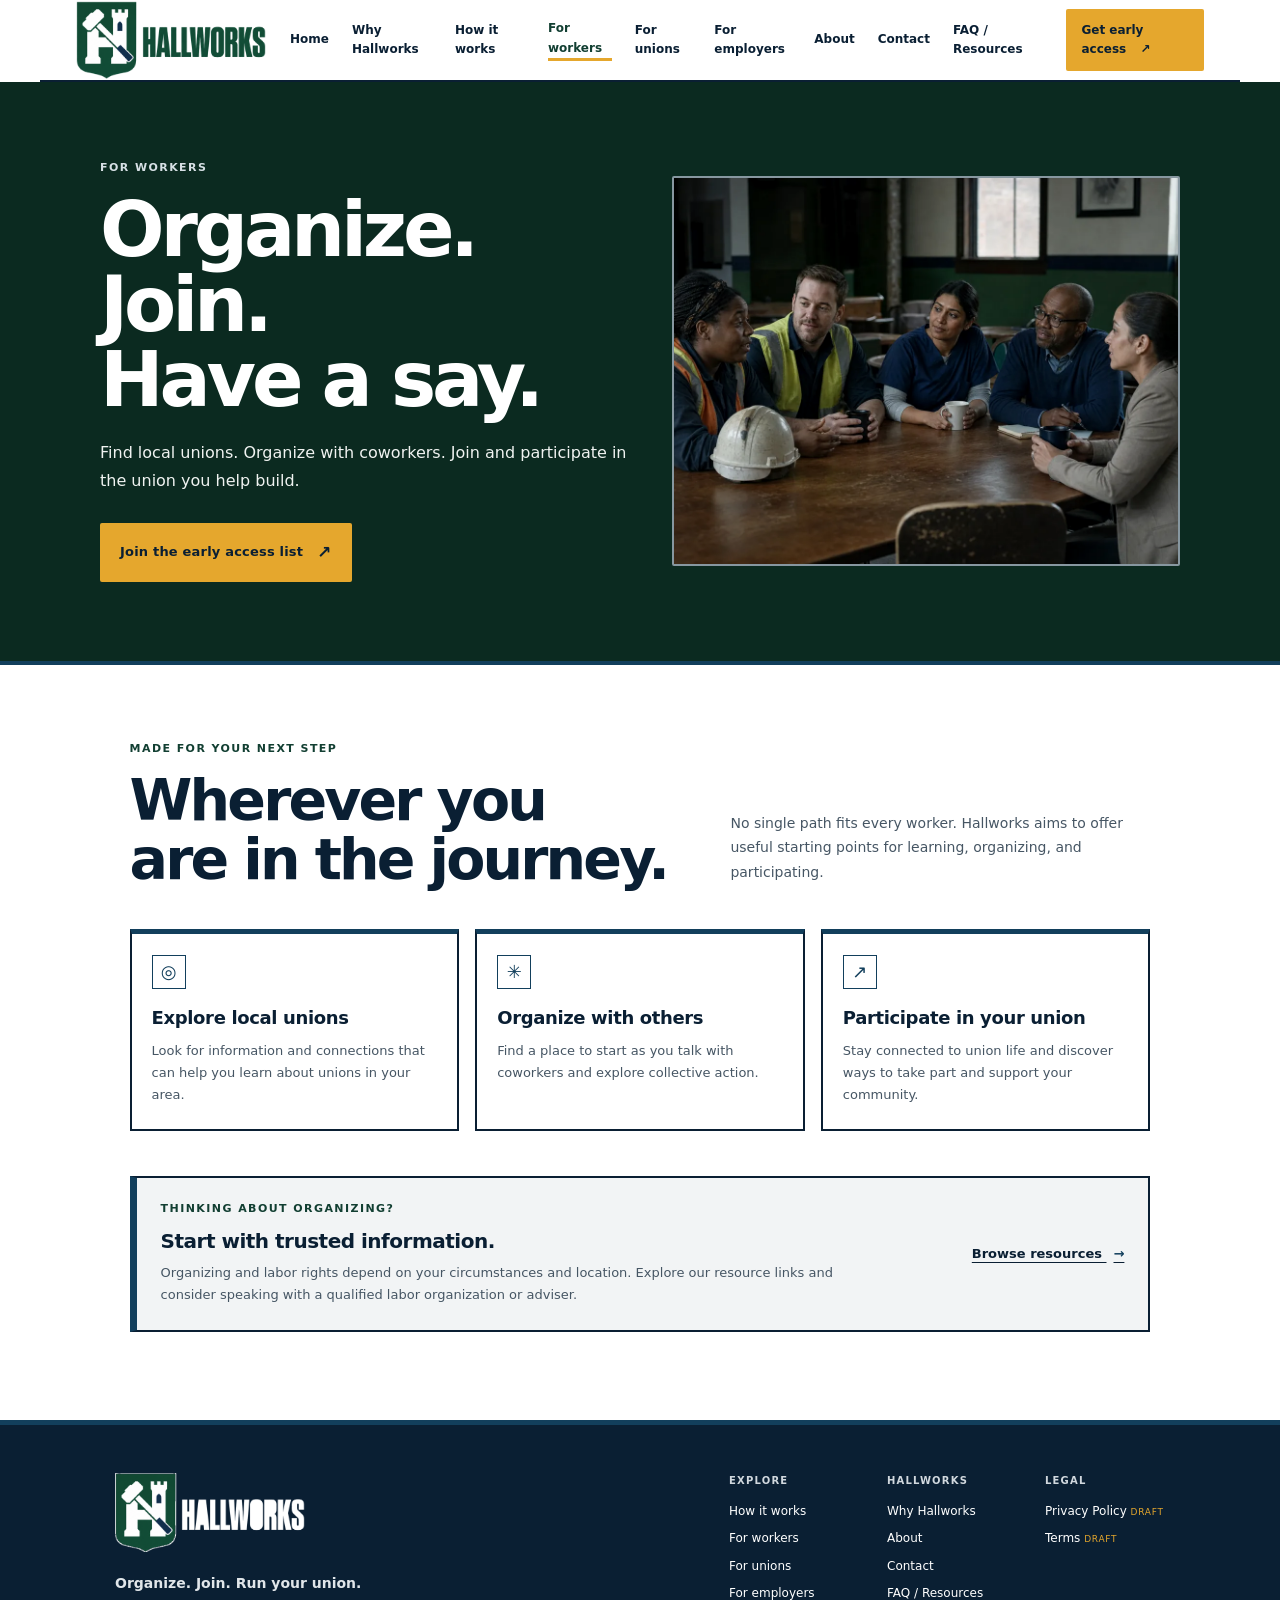
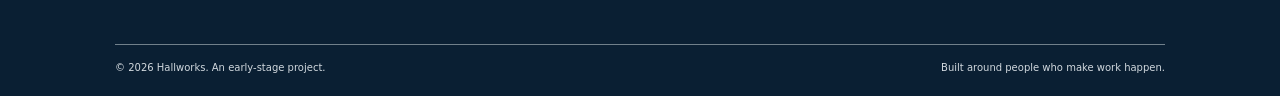
<file: workers.html>
<!doctype html>
<html lang="en">
<head>
<meta charset="utf-8">
<meta name="viewport" content="width=device-width, initial-scale=1">
<meta name="theme-color" content="#0B2A20">
<meta name="description" content="Hallworks is being built to help workers explore unions, organize with others, and participate in union life.">
<meta property="og:type" content="website">
<meta property="og:title" content="For workers — Hallworks">
<meta property="og:description" content="Hallworks is being built to help workers explore unions, organize with others, and participate in union life.">
<meta property="og:image" content="https://hallworks.app/og-image.png?v=7">
<meta property="og:image:type" content="image/png">
<meta property="og:image:width" content="1200">
<meta property="og:image:height" content="630">
<meta property="og:image:alt" content="Hallworks founder logo on a forest-green background">
<meta name="twitter:card" content="summary_large_image">
<meta name="twitter:image" content="https://hallworks.app/og-image.png?v=7">
<title>For workers — Hallworks</title>
<link rel="icon" type="image/png" sizes="16x16" href="assets/favicon-16.png?v=7">
<link rel="icon" type="image/png" sizes="32x32" href="assets/favicon-32.png?v=7">
<link rel="icon" type="image/png" sizes="48x48" href="assets/favicon-48.png?v=7">
<link rel="icon" type="image/png" sizes="192x192" href="assets/favicon-192.png?v=7">
<link rel="icon" type="image/png" sizes="512x512" href="assets/favicon-512.png?v=7">
<link rel="icon" href="assets/favicon.ico?v=7" sizes="any">
<link rel="apple-touch-icon" sizes="180x180" href="assets/apple-touch-icon.png?v=7">
<link rel="manifest" href="manifest.webmanifest?v=7">
<link rel="stylesheet" href="styles.css?v=18">
<script src="script.js" defer></script>
</head>
<body>
<a class="skip-link" href="#main-content">Skip to content</a>
<header class="site-header"><a class="brand" href="index.html" aria-label="Hallworks home"><picture><source type="image/webp" srcset="assets/logo-full.webp?v=7"><img src="assets/logo-full.png?v=7" width="2048" height="851" alt="Hallworks"></picture></a><button class="menu-toggle" type="button" aria-label="Open navigation" aria-expanded="false" aria-controls="primary-navigation"><span></span><span></span></button><nav id="primary-navigation" class="primary-navigation" aria-label="Main navigation"><a href="index.html">Home</a><a href="why.html">Why Hallworks</a><a href="how-it-works.html">How it works</a><a href="workers.html" aria-current="page">For workers</a><a href="unions.html">For unions</a><a href="employers.html">For employers</a><a href="about.html">About</a><a href="contact.html">Contact</a><a href="resources.html">FAQ / Resources</a><a class="nav-cta" href="index.html#waitlist">Get early access <span aria-hidden="true">↗</span></a></nav></header>
<main id="main-content"><section class="page-hero"><div class="page-hero-grid"><div class="page-hero-copy"><p class="eyebrow">For workers</p><h1>Organize.<br>Join.<br><span>Have a say.</span></h1><p>Find local unions. Organize with coworkers. Join and participate in the union you help build.</p><a class="button button-primary" href="index.html#waitlist">Join the early access list <span aria-hidden="true">↗</span></a></div><figure class="page-hero-photo"><img src="assets/images/workers-group.webp" width="1200" height="800" alt="Workers from construction, healthcare, warehouse, education, and office jobs talking around a table." loading="lazy" decoding="async"></figure></div></section><section class="section feature-section"><div class="section-heading"><div><p class="eyebrow">Made for your next step</p><h2>Wherever you<br><em>are in the journey.</em></h2></div><p>No single path fits every worker. Hallworks aims to offer useful starting points for learning, organizing, and participating.</p></div><div class="feature-grid"><article><span class="feature-icon">◎</span><h3>Explore local unions</h3><p>Look for information and connections that can help you learn about unions in your area.</p></article><article><span class="feature-icon">✳</span><h3>Organize with others</h3><p>Find a place to start as you talk with coworkers and explore collective action.</p></article><article><span class="feature-icon">↗</span><h3>Participate in your union</h3><p>Stay connected to union life and discover ways to take part and support your community.</p></article></div><div class="callout"><div><p class="eyebrow">Thinking about organizing?</p><h3>Start with trusted information.</h3><p>Organizing and labor rights depend on your circumstances and location. Explore our resource links and consider speaking with a qualified labor organization or adviser.</p></div><a class="text-link" href="resources.html">Browse resources <span aria-hidden="true">→</span></a></div></section></main>
<footer class="site-footer"><div class="footer-top"><div class="footer-brand"><a href="index.html" aria-label="Hallworks home"><picture><source type="image/webp" srcset="assets/logo-full-light.webp?v=7"><img src="assets/logo-full-light.png?v=7" width="2048" height="851" alt="Hallworks"></picture></a><p>Organize. Join. Run your union.</p></div><div class="footer-links"><div><span>Explore</span><a href="how-it-works.html">How it works</a><a href="workers.html">For workers</a><a href="unions.html">For unions</a><a href="employers.html">For employers</a></div><div><span>Hallworks</span><a href="why.html">Why Hallworks</a><a href="about.html">About</a><a href="contact.html">Contact</a><a href="resources.html">FAQ / Resources</a></div><div><span>Legal</span><a href="privacy.html">Privacy Policy <small>Draft</small></a><a href="terms.html">Terms <small>Draft</small></a></div></div></div><div class="footer-bottom"><span>© 2026 Hallworks. An early-stage project.</span><span>Built around people who make work happen.</span></div></footer>
</body>
</html>
</file>
<file: styles.css>
:root{--forest:#0B2A20;--green:#123F32;--blue:#123F5C;--navy:#0A1F33;--paper:#FFFFFF;--surface:#F2F4F5;--ink:#152331;--muted:#465664;--line:#B7C0C8;--accent:#E5A72D;--sans:system-ui,-apple-system,"Segoe UI",Arial,sans-serif;--max:1200px}*{box-sizing:border-box}html{scroll-behavior:smooth}body{margin:0;background:var(--paper);color:var(--ink);font-family:var(--sans);font-size:16px;line-height:1.6;-webkit-font-smoothing:antialiased}a{color:inherit;text-decoration:none}button,input,select{font:inherit}button,a{-webkit-tap-highlight-color:transparent}a:focus-visible,button:focus-visible,input:focus-visible,select:focus-visible,summary:focus-visible{outline:3px solid var(--accent);outline-offset:3px}.skip-link{position:absolute;z-index:20;left:16px;top:12px;transform:translateY(-160%);background:var(--navy);color:#fff;padding:10px 16px}.skip-link:focus{transform:translateY(0)}.site-header{height:82px;max-width:var(--max);margin:0 auto;padding:0 36px;display:flex;align-items:center;justify-content:space-between;position:relative;z-index:5;border-bottom:2px solid var(--navy)}.brand,.footer-brand>a{display:inline-flex;align-items:center}.brand img,.footer-brand img{display:block;width:190px;height:auto}.primary-navigation{display:flex;align-items:center;gap:23px}.primary-navigation>a:not(.nav-cta){font-size:12px;font-weight:750;color:var(--navy)}.primary-navigation>a:hover,.primary-navigation>a[aria-current=page]{color:var(--green)}.primary-navigation>a[aria-current=page]{border-bottom:3px solid var(--accent)}.primary-navigation .nav-cta{margin-left:4px;padding:12px 15px;background:var(--accent);color:var(--navy);font-size:12px;font-weight:850;border-radius:2px}.nav-cta span{margin-left:10px}.menu-toggle{display:none;background:#fff;border:2px solid var(--navy);padding:10px;cursor:pointer}.menu-toggle span{display:block;width:22px;height:2px;background:var(--navy)}.eyebrow{margin:0 0 20px;text-transform:uppercase;letter-spacing:.13em;font-size:11px;line-height:1.35;font-weight:850;color:var(--green)}.hero{max-width:var(--max);margin:0 auto}.home-hero{max-width:none;min-height:585px;padding:75px max(calc((100% - 1100px)/2),7%);display:grid;grid-template-columns:1.02fr .98fr;align-items:center;gap:80px;background:var(--forest);color:#fff}.hero-copy{max-width:610px}.home-hero .eyebrow,.waitlist-section .eyebrow{color:#D7E0E5}.hero h1,.page-hero h1{font-size:clamp(50px,6.5vw,82px);line-height:.99;letter-spacing:-.055em;font-weight:900;color:#fff;margin:0 0 25px}.hero h1 span,.page-hero h1 span,.waitlist-copy h2 span{color:#fff}.section-heading h2 span{color:var(--navy)}.hero-lede{max-width:570px;color:#F2F4F5;font-size:17px;line-height:1.7;margin:0}.hero-actions{display:flex;align-items:center;gap:27px;margin:31px 0 24px}.button{display:inline-flex;align-items:center;justify-content:center;border:2px solid transparent;cursor:pointer;font-size:13px;font-weight:850;letter-spacing:.015em;transition:background .15s,color .15s,transform .15s;border-radius:2px}.button:hover{transform:translateY(-1px)}.button-primary{background:var(--accent);color:var(--navy);padding:14px 18px;min-height:48px}.button-primary:hover,.nav-cta:hover,.button-light:hover{background:#F0B943}.button-primary span,.button-light span{margin-left:14px;font-size:17px}.text-link{font-size:13px;font-weight:800;color:var(--navy);text-decoration:underline;text-decoration-thickness:1px;text-underline-offset:4px}.home-hero .text-link{color:#fff}.text-link span{color:var(--blue);margin-left:7px}.home-hero .text-link span{color:#fff}.hero-note{display:flex;align-items:center;gap:9px;color:#E2E9E5;font-size:11px;font-weight:650}.note-dot{width:8px;height:8px;display:inline-block;background:#fff;border:1px solid #fff}.hero-board{max-width:485px;width:100%;justify-self:end;background:var(--navy);border:2px solid #82909B;color:#fff}.board-heading{padding:22px 25px 20px;border-bottom:2px solid #82909B;display:grid;gap:8px}.board-kicker{font-size:10px;letter-spacing:.15em;text-transform:uppercase;font-weight:850;color:#D7E0E5}.board-heading strong{font-size:21px;line-height:1.25;letter-spacing:-.025em;font-weight:850}.board-row{min-height:81px;padding:17px 24px;display:grid;grid-template-columns:36px 1fr 18px;align-items:center;gap:12px;border-bottom:1px solid #63717D}.board-row>span:first-child{font-size:11px;font-weight:800;color:#D7E0E5}.board-row div{display:grid;gap:2px}.board-row b{font-size:12px;letter-spacing:.08em;font-weight:850}.board-row small{font-size:12px;color:#E1E6E9}.board-row>span:last-child{color:#D7E0E5;font-size:16px}.board-footer{padding:12px 24px;display:flex;justify-content:space-between;gap:10px;font-size:9px;letter-spacing:.12em;color:#C6D0D6;font-weight:750}.intro-band{background:var(--navy);color:#fff;min-height:104px;padding:27px max(calc((100% - 1050px)/2),7%);display:flex;justify-content:space-between;align-items:center;gap:30px;border-bottom:4px solid var(--blue)}.intro-band p{font-size:17px;line-height:1.5;max-width:670px;font-weight:700;margin:0}.intro-band a{font-size:12px;white-space:nowrap;color:#fff;font-weight:850;text-decoration:underline;text-underline-offset:4px}.intro-band a span{margin-left:8px}.section{max-width:var(--max);margin:0 auto;padding:100px 7%}.section-heading{display:flex;justify-content:space-between;align-items:end;gap:40px;margin-bottom:40px}.section-heading .eyebrow{margin-bottom:14px}.section-heading h2,.waitlist-copy h2{color:var(--navy);font-size:clamp(36px,4.7vw,57px);line-height:1.04;letter-spacing:-.05em;font-weight:900;margin:0;text-wrap:balance}.section-heading h2 em,.waitlist-copy h2 em{font-family:inherit;font-style:normal;color:inherit}.section-heading>p{max-width:420px;color:var(--muted);margin:0 0 5px;font-size:14px;line-height:1.75}.pathway-grid{display:grid;grid-template-columns:repeat(3,1fr);gap:16px}.pathway-card{min-height:300px;padding:23px 22px 22px;position:relative;display:flex;flex-direction:column;background:#fff;border:2px solid var(--navy);border-top:6px solid var(--forest);transition:background .15s}.pathway-card:hover{background:var(--surface)}.card-number{font-size:10px;letter-spacing:.1em;font-weight:850;color:var(--blue)}.pathway-icon{position:absolute;top:18px;right:18px;width:35px;height:35px;border:1.5px solid var(--blue);display:grid;place-items:center;color:var(--blue);font-size:18px}.pathway-card h3{font-size:23px;letter-spacing:-.035em;line-height:1.18;color:var(--navy);margin:auto 0 12px;font-weight:850;max-width:290px}.pathway-card p{font-size:13px;line-height:1.7;color:var(--muted);margin:0 0 20px;max-width:300px}.card-link{font-size:12px;font-weight:850;color:var(--navy);text-decoration:underline;text-underline-offset:4px}.card-link span{color:var(--blue);margin-left:6px}.manifesto{background:var(--blue);color:#fff;padding:75px max(calc((100% - 1050px)/2),7%);display:grid;grid-template-columns:9px 1fr;gap:28px;align-items:stretch}.manifesto-rule{background:#7F919D}.manifesto .eyebrow{color:#D7E0E5;margin:0 0 14px}.manifesto h2{max-width:800px;font-size:clamp(29px,4vw,46px);letter-spacing:-.045em;line-height:1.1;font-weight:900;color:#fff;margin:0 0 15px}.manifesto p:not(.eyebrow){font-size:14px;color:#E6EBEE;max-width:760px;line-height:1.75;margin:0 0 19px}.manifesto .text-link{color:#fff}.steps-preview{padding-top:95px;padding-bottom:100px}.steps-preview .section-heading{align-items:center}.steps-grid{display:grid;grid-template-columns:repeat(3,1fr);border-top:3px solid var(--navy)}.steps-grid article{padding:22px 28px 0 0}.steps-grid article+article{border-left:2px solid var(--line);padding-left:25px}.steps-grid article>span{font-size:12px;letter-spacing:.1em;font-weight:900;color:var(--blue)}.steps-grid h3{font-size:17px;letter-spacing:-.015em;color:var(--navy);margin:12px 0 7px;font-weight:850}.steps-grid p{font-size:13px;line-height:1.7;color:var(--muted);margin:0;max-width:310px}.waitlist-section{background:var(--forest);color:#fff;padding:68px max(calc((100% - 1050px)/2),7%);display:grid;grid-template-columns:1fr .85fr;gap:85px;align-items:center;border-top:4px solid var(--blue)}.waitlist-copy .eyebrow{color:#D7E0E5}.waitlist-copy h2{color:#fff;font-size:clamp(39px,4.7vw,55px)}.waitlist-copy>p:not(.eyebrow){color:#E7ECE9;font-size:14px;max-width:440px;line-height:1.75;margin:18px 0 0}.waitlist-copy .fine-print{font-size:11px!important;color:#D3DDD7!important;margin-top:17px!important}.waitlist-form{display:flex;flex-direction:column}.waitlist-form label{font-size:12px;font-weight:800;color:#fff;margin:0 0 7px}.waitlist-form label:not(:first-child){margin-top:16px}.waitlist-form select,.waitlist-form input{width:100%;height:48px;border:2px solid #fff;background:#fff;color:var(--navy);padding:0 13px;font-size:13px;border-radius:2px}.waitlist-form select:invalid{color:#465664}.waitlist-form option{color:var(--navy);background:#fff}.waitlist-form input::placeholder{color:#596978}.waitlist-form select:focus,.waitlist-form input:focus{outline:3px solid var(--accent);outline-offset:2px}.button-light{width:100%;background:var(--accent);color:var(--navy);min-height:49px;margin-top:18px}.form-message{min-height:18px;margin:9px 0 0;color:#FFE2A6;font-size:12px;font-weight:700}.form-privacy{font-size:11px;color:#E1E8E4;margin:3px 0}.form-privacy a{text-decoration:underline;text-underline-offset:3px;color:#fff}.site-footer{background:var(--navy);color:#fff;padding:48px max(calc((100% - 1050px)/2),7%) 20px;border-top:5px solid var(--blue)}.footer-top{display:flex;justify-content:space-between;gap:50px;padding-bottom:38px}.footer-brand img{filter:grayscale(1) brightness(0) invert(1)}.footer-brand p{font-size:14px;color:#E1E6EA;margin:12px 0;font-weight:650}.footer-links{display:grid;grid-template-columns:repeat(3,minmax(120px,1fr));gap:38px}.footer-links>div{display:flex;flex-direction:column;gap:8px}.footer-links span{color:#D1D8DE;text-transform:uppercase;font-size:10px;font-weight:850;letter-spacing:.12em;margin-bottom:5px}.footer-links a{font-size:12px;color:#fff}.footer-links a:hover{color:var(--accent);text-decoration:underline}.footer-links small{font-size:9px;color:var(--accent);text-transform:uppercase;letter-spacing:.08em}.footer-bottom{border-top:1px solid #71808B;padding-top:15px;display:flex;justify-content:space-between;gap:16px;color:#D1D8DE;font-size:10px}.page-hero{max-width:none;margin:0;padding:79px max(calc((100% - 1080px)/2),7%);min-height:390px;background:var(--forest);color:#fff;border-bottom:4px solid var(--blue)}.page-hero .eyebrow{color:#D7E0E5;margin-bottom:16px}.page-hero h1{font-size:clamp(48px,6.1vw,76px);margin-bottom:21px}.page-hero>p:not(.eyebrow){max-width:690px;color:#F0F3F1;font-size:16px;line-height:1.75;margin:0 0 25px}.page-hero>p strong{color:#fff}.page-hero .legal-updated{font-size:12px!important;color:#E5EBE8!important;margin-top:12px!important}.page-hero .button{margin-top:3px}.process-section,.feature-section{padding-top:77px;padding-bottom:88px}.process-list{border-top:3px solid var(--navy)}.process-list article{display:grid;grid-template-columns:80px 1fr 30px;align-items:start;border-bottom:1.5px solid var(--line);padding:25px 0}.process-num{font-size:14px;font-weight:900;color:var(--blue)}.process-list h3{font-size:19px;letter-spacing:-.025em;color:var(--navy);margin:0 0 7px;font-weight:850}.process-list p{font-size:13px;max-width:650px;color:var(--muted);line-height:1.75;margin:0}.process-symbol{color:var(--blue);font-size:17px;text-align:right}.quote-panel{padding:64px max(calc((100% - 980px)/2),7%);background:var(--surface);border-top:2px solid var(--navy);border-bottom:2px solid var(--navy)}.quote-panel .eyebrow{margin-bottom:13px}.quote-panel h2{max-width:750px;margin:0 0 21px;font-size:clamp(29px,3.8vw,43px);line-height:1.12;letter-spacing:-.04em;font-weight:900;color:var(--navy)}.feature-grid{display:grid;grid-template-columns:repeat(3,1fr);gap:16px;margin-bottom:45px}.feature-grid article{border:2px solid var(--navy);border-top:5px solid var(--blue);padding:21px 20px 23px;background:#fff}.feature-icon{display:inline-flex;align-items:center;justify-content:center;width:34px;height:34px;border:1.5px solid var(--blue);color:var(--blue);font-size:18px}.feature-grid h3{color:var(--navy);letter-spacing:-.02em;font-size:18px;margin:15px 0 7px;font-weight:850}.feature-grid p{color:var(--muted);font-size:13px;line-height:1.7;margin:0;max-width:320px}.callout{background:var(--surface);border:2px solid var(--navy);border-left:7px solid var(--blue);padding:24px;display:flex;justify-content:space-between;align-items:center;gap:28px}.callout .eyebrow{margin-bottom:8px}.callout h3{font-size:20px;color:var(--navy);letter-spacing:-.025em;margin:0 0 5px;font-weight:850}.callout p:not(.eyebrow){font-size:13px;color:var(--muted);margin:0;max-width:680px;line-height:1.7}.callout .text-link{white-space:nowrap}.disclaimer{font-size:12px;color:var(--muted);border-top:2px solid var(--line);padding-top:16px;margin:0}.about-section{padding-top:75px;padding-bottom:85px;display:grid;grid-template-columns:.8fr 1.2fr;gap:75px}.about-statement h2{font-size:clamp(33px,4vw,47px);line-height:1.08;letter-spacing:-.045em;color:var(--navy);font-weight:900;margin:0}.about-copy p{font-size:14px;line-height:1.8;color:var(--muted);margin:0 0 20px}.about-copy .large-copy{font-size:19px;line-height:1.55;color:var(--navy);font-weight:750;margin-bottom:18px}.values-band{background:var(--surface);border-top:2px solid var(--navy);border-bottom:2px solid var(--navy);padding:45px max(calc((100% - 1050px)/2),7%);display:grid;grid-template-columns:repeat(3,1fr);gap:26px}.values-band article{border-left:3px solid var(--blue);padding-left:16px}.values-band article>span{font-size:12px;color:var(--blue);font-weight:900}.values-band h3{font-size:17px;color:var(--navy);margin:8px 0 5px;font-weight:850}.values-band p{font-size:13px;color:var(--muted);margin:0;line-height:1.7}.contact-details{padding-top:18px;display:grid;grid-template-columns:1fr 1fr;gap:18px}.contact-details>div{padding:24px;background:var(--surface);border:2px solid var(--navy);border-top:5px solid var(--blue)}.contact-details .eyebrow{margin-bottom:11px}.contact-details h2{font-size:20px;letter-spacing:-.025em;color:var(--navy);margin:0 0 7px;font-weight:850}.contact-details p:not(.eyebrow){color:var(--muted);font-size:13px;line-height:1.7;margin:0}.faq-section,.resource-section{padding-top:45px;padding-bottom:65px}.faq-list{border-top:3px solid var(--navy)}.faq-list details{border-bottom:1.5px solid var(--line)}.faq-list summary{list-style:none;cursor:pointer;font-size:17px;font-weight:850;color:var(--navy);padding:18px 35px 18px 0;position:relative;letter-spacing:-.015em}.faq-list summary::-webkit-details-marker{display:none}.faq-list summary:after{content:'+';position:absolute;right:4px;top:13px;color:var(--blue);font-size:23px;font-weight:850}.faq-list details[open] summary:after{content:'−'}.faq-list details p{font-size:13px;color:var(--muted);line-height:1.75;margin:-2px 45px 18px 0;max-width:820px}.resource-section{padding-top:30px}.resource-list{border-top:3px solid var(--navy)}.resource-list a{display:flex;justify-content:space-between;gap:20px;border-bottom:1.5px solid var(--line);padding:16px 0;font-size:13px;color:var(--navy)}.resource-list a span:first-child{font-weight:850}.resource-list a span:last-child{color:var(--muted);font-size:12px;text-align:right}.resource-list a:hover span:first-child{color:var(--blue);text-decoration:underline}.legal-hero{min-height:355px;padding-bottom:44px}.legal-content{max-width:850px;margin:0 auto;padding:35px 32px 90px}.legal-content h2{font-size:19px;letter-spacing:-.02em;color:var(--navy);margin:27px 0 7px;font-weight:850}.legal-content p{font-size:13px;color:var(--muted);line-height:1.8;margin:0 0 14px}.legal-alert{background:var(--surface);border:2px solid var(--navy);border-left:7px solid var(--blue);padding:16px 18px;color:var(--navy);font-size:12px;line-height:1.75;margin:0 0 27px}.legal-hero .legal-updated{font-size:12px!important;color:#E5EBE8!important;margin-top:12px!important}
@media(max-width:1050px){.site-header{padding:0 5%}.primary-navigation{gap:14px}.primary-navigation>a:not(.nav-cta){font-size:11px}.primary-navigation .nav-cta{padding:10px 12px}.home-hero{gap:40px;padding-left:6%;padding-right:6%}.section,.page-hero{padding-left:6%;padding-right:6%}.waitlist-section{gap:50px}.intro-band,.manifesto,.site-footer,.values-band{padding-left:6%;padding-right:6%}}
@media(max-width:820px){.site-header{height:74px}.menu-toggle{display:flex;flex-direction:column;gap:5px}.primary-navigation{display:none;position:absolute;top:64px;left:12px;right:12px;background:#fff;padding:14px 18px 19px;border:2px solid var(--navy);align-items:stretch;flex-direction:column;gap:0}.primary-navigation.is-open{display:flex}.primary-navigation>a:not(.nav-cta){font-size:13px;padding:10px 2px;border-bottom:1px solid var(--line)}.primary-navigation>a[aria-current=page]{border-bottom-color:var(--accent);color:var(--green)}.primary-navigation .nav-cta{margin:13px 0 0;text-align:center}.home-hero{min-height:0;grid-template-columns:1fr 1fr;gap:28px;padding-top:64px;padding-bottom:64px}.hero h1{font-size:clamp(44px,6.4vw,62px)}.hero-lede{font-size:15px}.hero-board{max-width:none}.board-heading,.board-row{padding-left:17px;padding-right:17px}.board-footer{padding-left:17px;padding-right:17px}.intro-band{padding-left:6%;padding-right:6%}.section{padding-top:78px;padding-bottom:78px}.pathway-card{padding:20px 17px;min-height:285px}.pathway-card h3{font-size:20px}.manifesto{padding-top:55px;padding-bottom:55px}.waitlist-section{padding-left:6%;padding-right:6%;gap:35px}.site-footer{padding-left:6%;padding-right:6%}.footer-links{gap:20px}.page-hero{padding-top:65px;padding-bottom:65px}.process-section,.feature-section{padding-top:65px;padding-bottom:70px}}
@media(max-width:620px){.site-header{height:68px;padding:0 20px}.brand img{width:150px;height:auto}.primary-navigation{top:59px;left:9px;right:9px}.home-hero{display:block;padding:51px 23px 42px}.hero h1{font-size:clamp(46px,12vw,64px);margin-bottom:19px}.hero-lede{font-size:15px}.hero-actions{gap:17px;flex-wrap:wrap;margin:23px 0 18px}.text-link{font-size:12px}.hero-note{font-size:10px}.hero-board{margin-top:35px}.board-heading{padding-top:17px;padding-bottom:16px}.board-heading strong{font-size:18px}.board-row{min-height:70px}.intro-band{display:block;padding:23px}.intro-band p{font-size:15px}.intro-band a{display:inline-block;margin-top:12px}.section{padding:66px 23px}.section-heading{display:block;margin-bottom:29px}.section-heading h2,.waitlist-copy h2{font-size:clamp(34px,9.5vw,47px)}.section-heading>p{margin-top:16px;font-size:13px}.pathway-grid{grid-template-columns:1fr;gap:12px}.pathway-card{min-height:250px;padding:20px}.pathway-card h3{font-size:21px}.manifesto{padding:42px 23px;grid-template-columns:6px 1fr;gap:17px}.manifesto h2{font-size:29px}.manifesto p:not(.eyebrow){font-size:13px}.steps-preview{padding-bottom:66px}.steps-preview .section-heading{display:flex;align-items:end;gap:10px}.steps-preview .section-heading .text-link{white-space:nowrap;font-size:10px;margin-bottom:4px}.steps-grid{grid-template-columns:1fr}.steps-grid article,.steps-grid article+article{border-left:0;border-bottom:1px solid var(--line);padding:18px 0}.steps-grid article:first-child{padding-top:20px}.steps-grid h3{margin:7px 0 5px}.steps-grid p{max-width:100%}.waitlist-section{padding:49px 23px;grid-template-columns:1fr;gap:26px}.waitlist-copy h2{font-size:42px}.waitlist-copy>p:not(.eyebrow){margin-top:13px}.site-footer{padding:38px 23px 17px}.footer-top{display:block;padding-bottom:25px}.footer-links{grid-template-columns:repeat(2,1fr);gap:23px 17px;margin-top:25px}.footer-bottom{display:block;line-height:1.9}.footer-bottom span{display:block}.page-hero{padding:54px 23px 50px;min-height:0}.page-hero h1{font-size:clamp(44px,10.5vw,60px)}.page-hero>p:not(.eyebrow){font-size:14px}.process-section,.feature-section{padding-top:57px;padding-bottom:58px}.process-list article{grid-template-columns:39px 1fr 20px;padding:19px 0}.process-list h3{font-size:16px}.process-list p{font-size:12px}.quote-panel{padding:48px 23px}.quote-panel h2{font-size:29px}.feature-grid{grid-template-columns:1fr;gap:12px;margin-bottom:29px}.feature-grid article{padding:17px}.feature-grid h3{margin-top:10px}.callout{display:block;padding:19px}.callout .text-link{display:inline-block;margin-top:15px}.about-section{display:block;padding-top:52px;padding-bottom:57px}.about-copy{margin-top:21px}.about-copy .large-copy{font-size:17px}.values-band{padding:34px 23px;grid-template-columns:1fr;gap:18px}.values-band article{padding-left:13px}.contact-details{grid-template-columns:1fr;padding-top:0}.faq-section,.resource-section{padding-top:27px;padding-bottom:48px}.faq-list summary{font-size:15px;padding:15px 27px 15px 0}.faq-list summary:after{top:10px}.faq-list details p{font-size:12px;margin-right:10px}.resource-list a{display:block}.resource-list a span{display:block}.resource-list a span:last-child{text-align:left;margin-top:4px}.legal-hero{padding-top:48px;padding-bottom:37px}.legal-content{padding:27px 23px 58px}.legal-content h2{font-size:17px;margin-top:24px}.legal-content p{font-size:12px}.legal-alert{font-size:11px;padding:13px}.footer-links span{font-size:9px}}
@media(prefers-reduced-motion:reduce){html{scroll-behavior:auto}*,*:before,*:after{transition-duration:.01ms!important;animation-duration:.01ms!important;animation-iteration-count:1!important}}
.hero-photo,.page-hero-photo,.photo-story figure{margin:0;overflow:hidden;border:2px solid #8797A0;border-radius:2px}.hero-photo{width:100%;height:clamp(310px,36vw,430px);align-self:center}.hero-photo img,.page-hero-photo img,.photo-story figure img{display:block;width:100%;height:100%;object-fit:cover;object-position:center;filter:saturate(.88) contrast(1.03)}.hero-photo img{object-position:58% center}.page-hero-grid{max-width:1080px;margin:0 auto;display:grid;grid-template-columns:1.02fr .98fr;gap:44px;align-items:center}.page-hero-copy>p:not(.eyebrow){max-width:670px;color:#F0F3F1;font-size:16px;line-height:1.75;margin:0 0 25px}.page-hero-photo{height:clamp(280px,33vw,390px)}.page-hero-photo img{object-position:center}.photo-story{max-width:1200px;margin:0 auto;background:var(--surface);display:grid;grid-template-columns:1fr 1fr;border-top:2px solid var(--navy);border-bottom:2px solid var(--navy)}.photo-story figure{border:0;border-right:2px solid var(--navy);border-radius:0;min-height:330px}.photo-story figure img{object-position:center 56%}.photo-story-copy{padding:50px clamp(26px,5vw,70px);align-self:center}.photo-story-copy .eyebrow{color:var(--blue)}.photo-story-copy h2{font-size:clamp(30px,4vw,45px);line-height:1.08;letter-spacing:-.045em;color:var(--navy);font-weight:900;margin:0 0 16px}.photo-story-copy p:last-child{font-size:15px;line-height:1.7;color:var(--muted);max-width:470px;margin:0}.footer-brand img{filter:none}
@media(max-width:820px){.home-hero{grid-template-columns:1fr 1fr;gap:25px}.hero-photo{height:340px}.page-hero-grid{gap:24px;grid-template-columns:1fr .9fr}.page-hero-photo{height:300px}.photo-story figure{min-height:275px}.photo-story-copy{padding:32px 28px}}
@media(max-width:620px){.home-hero{display:block}.hero-photo{height:260px;margin-top:28px}.page-hero-grid{display:flex;flex-direction:column;align-items:stretch;gap:0}.page-hero-photo{height:245px;margin-top:28px}.photo-story{display:block}.photo-story figure{height:245px;min-height:0;border-right:0;border-bottom:2px solid var(--navy)}.photo-story-copy{padding:28px 23px 31px}.photo-story-copy h2{font-size:30px}}
.why-feature-grid{display:grid;grid-template-columns:repeat(2,1fr);gap:16px}.why-feature-grid article{background:#fff;border:2px solid var(--navy);border-top:5px solid var(--blue);padding:22px}.why-feature-number{color:var(--blue);font-size:11px;letter-spacing:.1em;font-weight:900}.why-feature-grid h3{margin:12px 0 7px;color:var(--navy);font-size:19px;line-height:1.2;font-weight:850}.why-feature-grid p{margin:0;color:var(--muted);font-size:13px;line-height:1.7}.comparison-section{padding-top:70px;padding-bottom:80px}.comparison-scroll{width:100%;overflow-x:auto;border:2px solid var(--navy);background:#fff}.comparison-scroll:focus-visible{outline:3px solid var(--accent);outline-offset:3px}.comparison-table,.price-table{width:100%;border-collapse:collapse;text-align:left}.comparison-table{min-width:900px}.comparison-table caption,.price-table caption{text-align:left;padding:14px 16px;background:var(--surface);color:var(--muted);font-size:12px;font-weight:700}.comparison-table thead th,.price-table thead th{background:var(--navy);color:#fff;padding:15px 14px;font-size:12px;font-weight:850;vertical-align:top}.comparison-table tbody th,.price-table tbody th{background:var(--surface);color:var(--navy);font-size:12px;font-weight:850;text-align:left;vertical-align:top;width:150px}.comparison-table td,.comparison-table tbody th,.price-table td,.price-table tbody th{padding:13px 14px;border:1px solid var(--line);font-size:12px;line-height:1.65}.comparison-table td,.price-table td{color:var(--muted);vertical-align:top}.comparison-table td:last-child{color:var(--navy);font-weight:700}.table-note{font-size:11px;color:var(--muted);margin:12px 0 0}.pricing-section{background:var(--surface);border-top:3px solid var(--navy);border-bottom:3px solid var(--navy);padding:70px 7%}.pricing-inner{max-width:1050px;margin:0 auto}.pricing-section .section-heading{margin-bottom:28px}.pricing-section .section-heading>p{font-weight:650}.price-table{min-width:450px}.price-table td{color:var(--navy);font-weight:850;font-size:14px}.price-table tbody th{width:auto}.pricing-notes{display:grid;grid-template-columns:repeat(3,1fr);gap:12px;margin-top:18px}.pricing-notes p{margin:0;padding:15px;background:#fff;border:1.5px solid var(--navy);border-left:5px solid var(--blue);color:var(--muted);font-size:12px;line-height:1.6}.pricing-notes strong{display:block;color:var(--navy);margin-bottom:3px}.pricing-caveat{font-size:11px;color:var(--muted);margin:14px 0 0}.vendor-checklist{list-style:none;counter-reset:vendor-question;display:grid;grid-template-columns:repeat(2,1fr);gap:0 22px;padding:0;margin:0;border-top:3px solid var(--navy)}.vendor-checklist li{counter-increment:vendor-question;position:relative;padding:16px 10px 16px 42px;border-bottom:1px solid var(--line);font-size:13px;line-height:1.65;color:var(--muted)}.vendor-checklist li:before{content:counter(vendor-question,decimal-leading-zero);position:absolute;left:4px;top:15px;color:var(--blue);font-size:11px;font-weight:900}.why-faq{padding-top:55px;padding-bottom:80px}.why-waitlist{margin-top:0}.why-hero .button{margin-top:4px}
@media(max-width:1100px){.site-header{padding:0 5%}.primary-navigation{gap:12px}.primary-navigation>a:not(.nav-cta){font-size:10px}.primary-navigation .nav-cta{padding:10px 11px}}
@media(max-width:960px){.site-header{padding:0 20px}.menu-toggle{display:flex;flex-direction:column;gap:5px}.primary-navigation{display:none;position:absolute;top:64px;left:12px;right:12px;background:#fff;padding:14px 18px 19px;border:2px solid var(--navy);align-items:stretch;flex-direction:column;gap:0}.primary-navigation.is-open{display:flex}.primary-navigation>a:not(.nav-cta){font-size:13px;padding:10px 2px;border-bottom:1px solid var(--line)}.primary-navigation>a[aria-current=page]{border-bottom-color:var(--accent);color:var(--green)}.primary-navigation .nav-cta{margin:13px 0 0;text-align:center}}
@media(max-width:620px){.why-feature-grid{grid-template-columns:1fr}.pricing-section{padding:58px 23px}.pricing-notes{grid-template-columns:1fr}.vendor-checklist{grid-template-columns:1fr}.comparison-section{padding-top:55px;padding-bottom:58px}.why-faq{padding-top:42px;padding-bottom:60px}}

@media(min-width:961px){.site-header .brand{margin-right:24px}}
@media(max-width:620px){.site-header{height:82px}.brand img{width:180px;height:auto}}
.phone-hint,.contact-preference-hint{margin:4px 0 10px;color:#E1E8E4;font-size:11px;line-height:1.45}.contact-preferences{min-width:0;margin:14px 0 0;padding:10px 12px 12px;border:1px solid #FFFFFF;background:rgba(255,255,255,.03)}.contact-preferences legend{padding:0 5px;color:#FFFFFF;font-size:12px;font-weight:800}.contact-preference-hint{margin:2px 0 8px}.contact-preference-options{display:flex;flex-wrap:wrap;gap:7px}.waitlist-form label.contact-choice,.waitlist-form label.sms-consent-choice{display:flex;align-items:center;gap:8px;flex:1 1 28%;min-width:86px;min-height:44px;margin:0;padding:7px 9px;border:1px solid #698878;background:#123F32;color:#FFFFFF;font-size:12px;font-weight:750;line-height:1.3;cursor:pointer}.waitlist-form input[type=radio],.waitlist-form input[type=checkbox]{flex:0 0 20px;width:20px;height:20px;margin:0;padding:0;border:0;accent-color:var(--accent);cursor:pointer}.waitlist-form input[type=radio]:disabled{cursor:not-allowed}.phone-consent{margin:12px 0 0;padding:10px 12px;border-left:3px solid var(--accent);background:#123F32;color:#FFFFFF;font-size:11px;line-height:1.55}.sms-consent{margin-top:10px}.waitlist-form label.sms-consent-choice{max-width:100%;flex:1 1 100%;font-weight:650}.sms-consent-error{margin:5px 0 0;color:#FFD2C7;font-size:11px;font-weight:750;line-height:1.4}.sms-consent-error[hidden],.phone-consent[hidden],.sms-consent[hidden]{display:none!important}
@media(max-width:620px){.contact-preference-options{display:grid;grid-template-columns:repeat(3,minmax(0,1fr));gap:6px}.waitlist-form label.contact-choice{min-width:0;padding:7px 6px;font-size:11px;justify-content:flex-start}.waitlist-form label.sms-consent-choice{min-height:48px}.phone-consent{font-size:11px}}
.waitlist-form fieldset.contact-preferences{min-width:0}.waitlist-form fieldset.contact-preferences:disabled{opacity:.78}.waitlist-form input[type=checkbox]:focus-visible,.waitlist-form input[type=radio]:focus-visible{outline:3px solid var(--accent);outline-offset:2px}.waitlist-form label.contact-choice:focus-within,.waitlist-form label.sms-consent-choice:focus-within{outline:2px solid var(--accent);outline-offset:2px}
</file>
